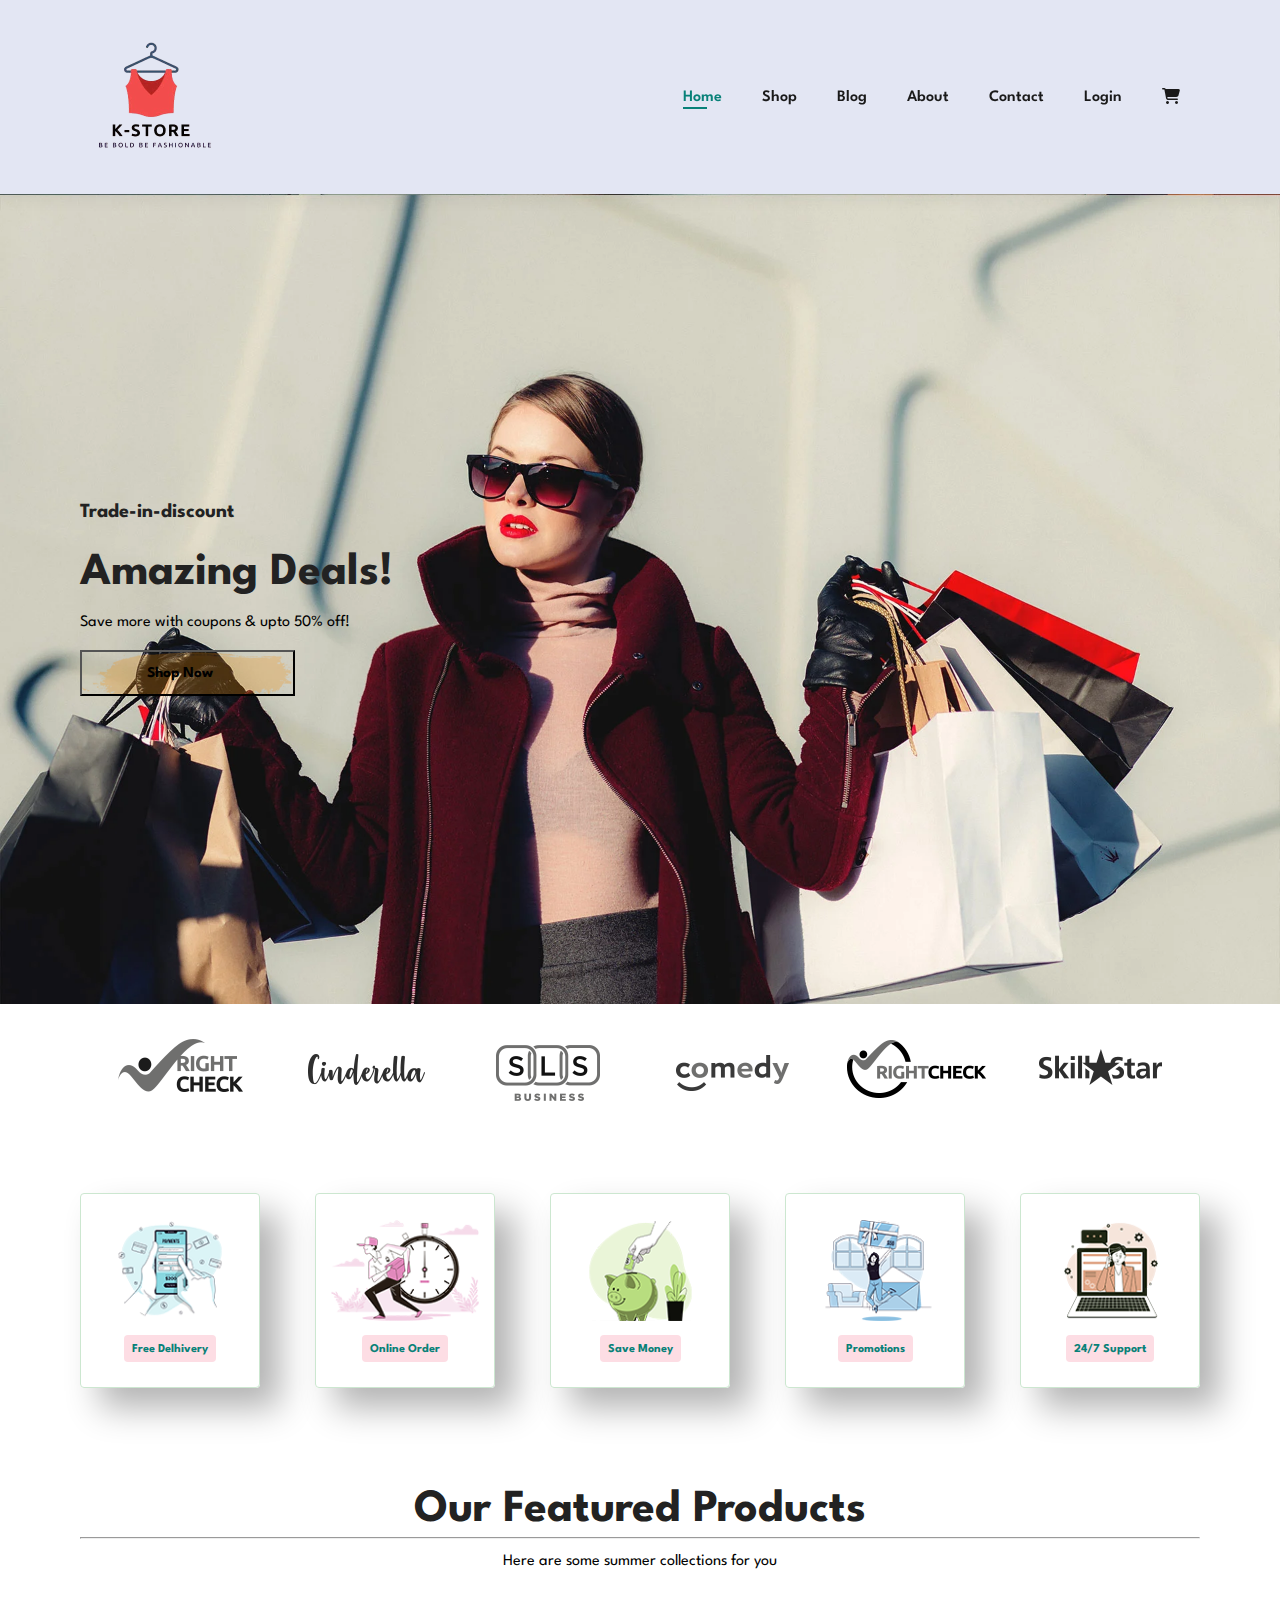
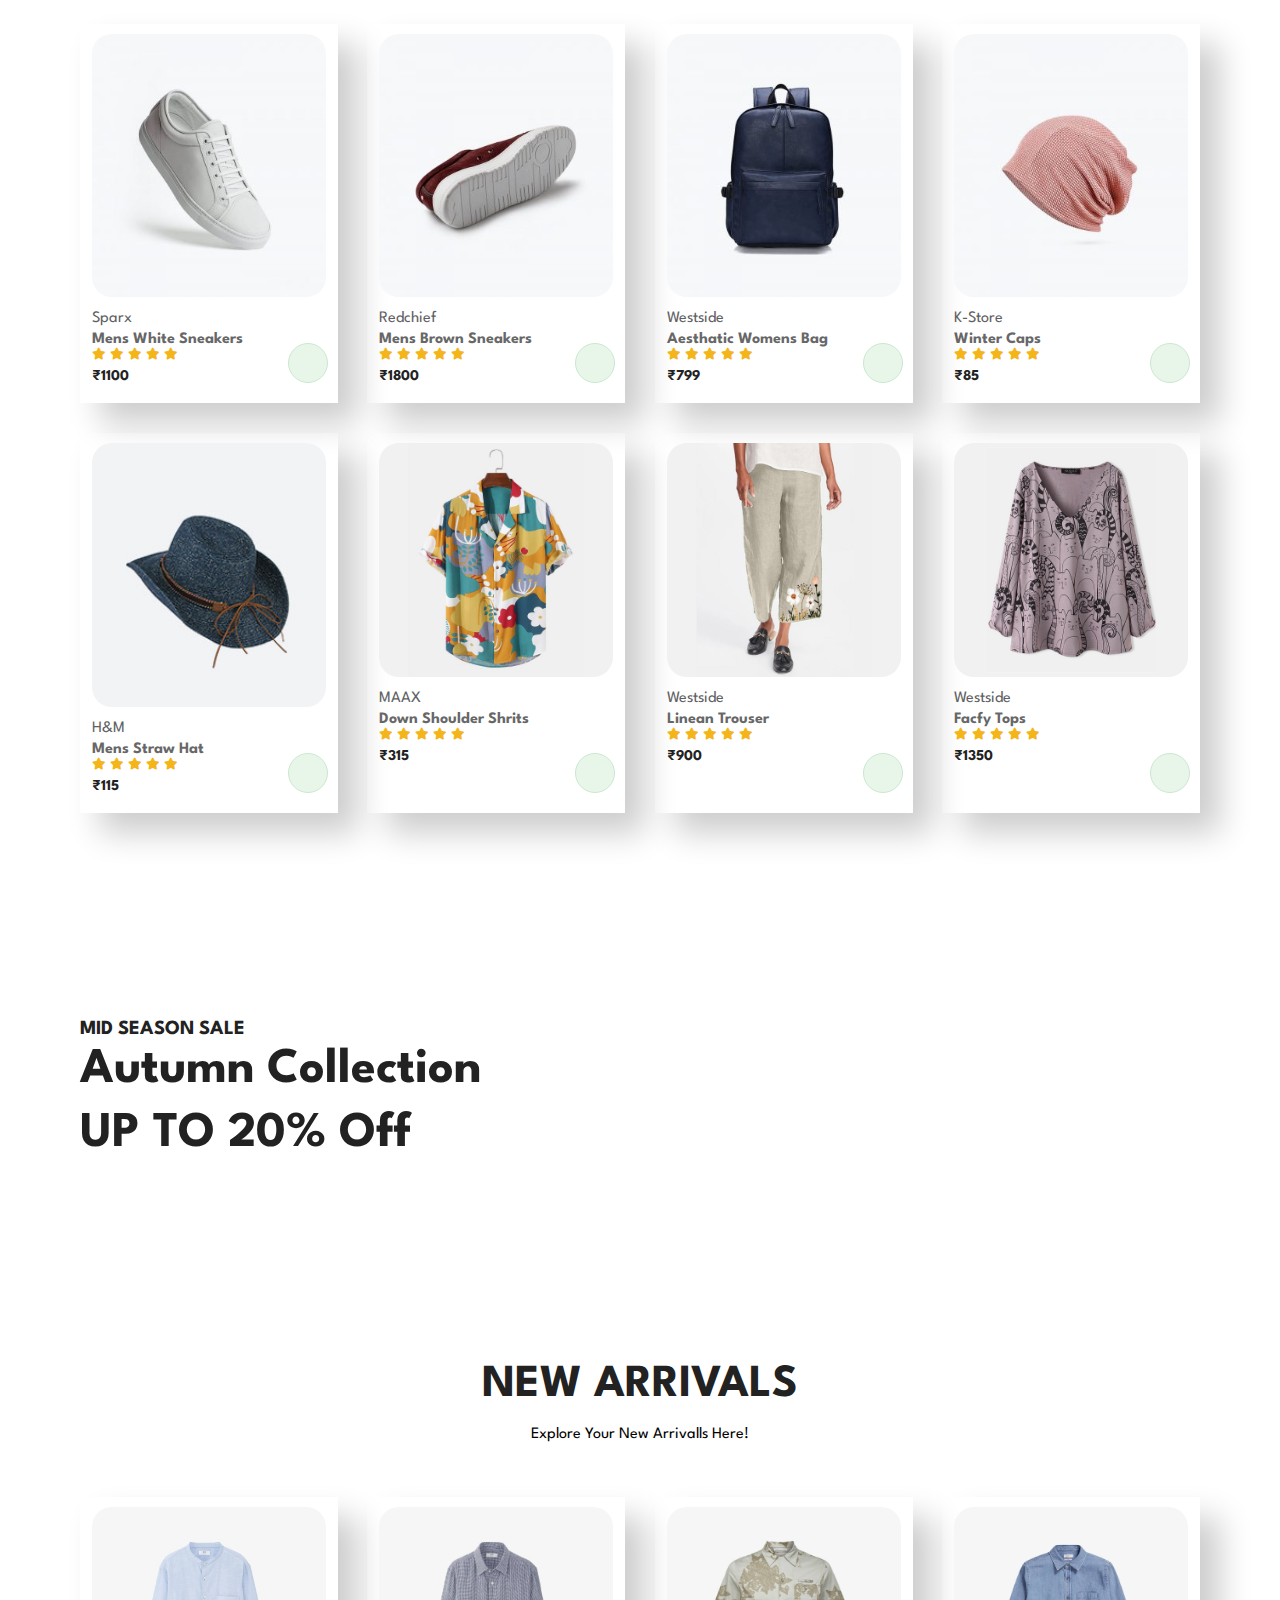
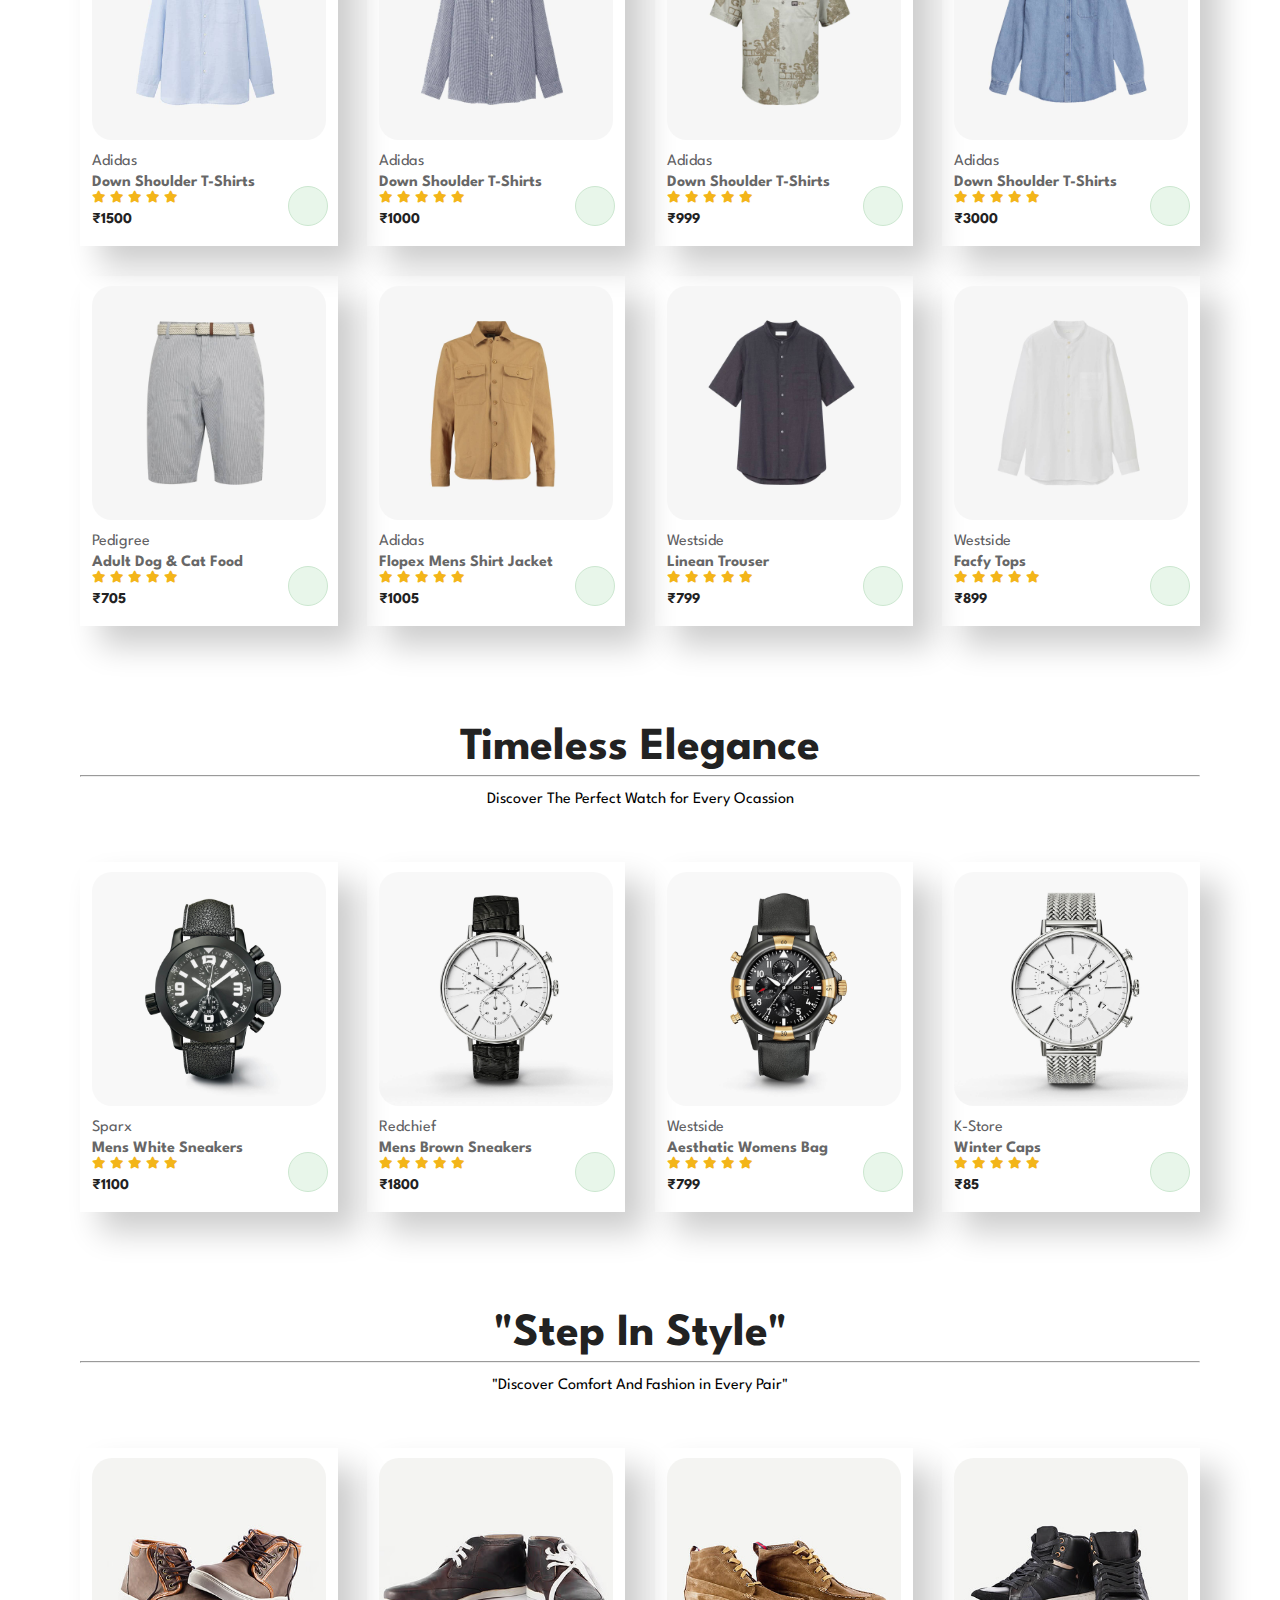
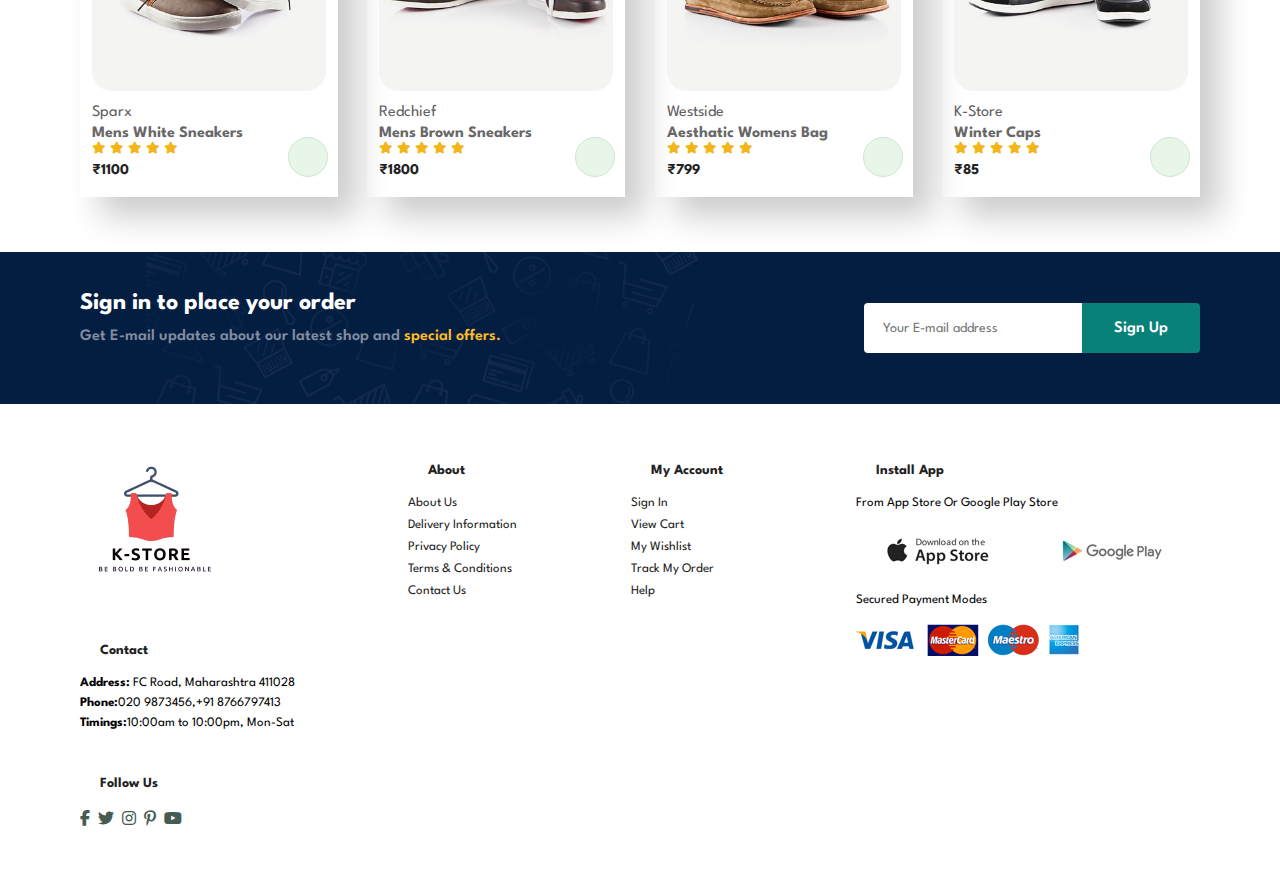
<file: index.html>
<!DOCTYPE html>
<html lang="en">
<head>
    <meta charset="UTF-8">
    <meta name="viewport" content="width=device-width, initial-scale=1.0">
    <title>E Commerce Website</title>
    <link rel="stylesheet" href="https://cdnjs.cloudflare.com/ajax/libs/font-awesome/6.5.2/css/all.min.css"/>
    <link rel="stylesheet" href="style.css">
</head>
<body>

<section id="header">
    <a href="#"><img src="logo-removebg-preview 1.png" class="logo" alt=""></a>

    <div>
        <ul id="navbar">
            <li><a class="active" href="index.html">Home</a></li>
            <li><a href="shop.html">Shop</a></li>
            <li><a href="blog.html">Blog</a></li>
            <li><a href="about.html">About</a></li>
            <li><a href="contact.html">Contact</a></li>
            <li><a href="login.html">Login</a></li>
            <li><a href="cart.html"><i class="fa-solid fa-cart-shopping"></i></a></li>
        </ul>
    </div>
</section>

<section id="hero">
    <h4>Trade-in-discount</h4>
    <h2>Amazing Deals!</h2>
    <p>Save more with coupons & upto 50% off!</p>
    <button>Shop Now</button>

</section>

<section id="brand">

    <div class="row">
        <img src="1 (2).png" alt="">
        <img src="2 (2).png" alt="">
        <img src="3 (2).png" alt="">
        <img src="4.png" alt="">
        <img src="5.png" alt="">
        <img src="6.png" alt="">


    </div>
</section>


<section id="feature" class="section-p1">
<div class="fe-box">
    <img src="f10.png" alt="">
    <h6>Free Delhivery</h6>
</div>

<div class="fe-box">
    <img src="f12.png" alt="">
    <h6>Online Order</h6>
</div>

<div class="fe-box">
    <img src="f11.png" alt="">
    <h6>Save Money</h6>
</div>

<div class="fe-box">
    <img src="f13.png" alt="">
    <h6>Promotions</h6>
</div>

<div class="fe-box">
    <img src="f15.png" alt="">
    <h6>24/7 Support</h6>
</div>
</section>


<section id="products1" class="section-p1">
    <h2>Our Featured Products</h2>
    <hr>
    <p>Here are some summer collections for you</p>
    <div class="pro-container">
        <div class="pro">
           <img src="1 (2).jpg" alt="">
           <div class="des">
            <span>Sparx</span>
            <h5>Mens White Sneakers</h5>
            <div class="star">
                <i class="fas fa-star"></i>
                <i class="fas fa-star"></i>
                <i class="fas fa-star"></i>
                <i class="fas fa-star"></i>
                <i class="fas fa-star"></i>
            </div>
            <h4>₹1100</h4>
           </div>
           <a href="#"><i class="fal fa-shopping-cart cart"></i></a>
        </div>

         <div class="pro">
           <img src="31.jpg" alt="">
           <div class="des">
            <span>Redchief</span>
            <h5>Mens Brown Sneakers</h5>
            <div class="star">
                <i class="fas fa-star"></i>
                <i class="fas fa-star"></i>
                <i class="fas fa-star"></i>
                <i class="fas fa-star"></i>
                <i class="fas fa-star"></i>
            </div>
            <h4>₹1800</h4>
           </div>
           <a href="#"><i class="fal fa-shopping-cart cart"></i></a>
        </div>
        <div class="pro">
            <img src="30.jpg" alt="">
            <div class="des">
             <span>Westside</span>
             <h5>Aesthatic Womens Bag</h5>
             <div class="star">
                 <i class="fas fa-star"></i>
                 <i class="fas fa-star"></i>
                 <i class="fas fa-star"></i>
                 <i class="fas fa-star"></i>
                 <i class="fas fa-star"></i>
             </div>
             <h4>₹799</h4>
            </div>
            <a href="#"><i class="fal fa-shopping-cart cart"></i></a>
         </div>
         <div class="pro">
            <img src="32.jpg" alt="">
            <div class="des">
             <span>K-Store</span>
             <h5>Winter Caps</h5>
             <div class="star">
                 <i class="fas fa-star"></i>
                 <i class="fas fa-star"></i>
                 <i class="fas fa-star"></i>
                 <i class="fas fa-star"></i>
                 <i class="fas fa-star"></i>
             </div>
             <h4>₹85</h4>
            </div>
            <a href="#"><i class="fal fa-shopping-cart cart"></i></a>
         </div>
         <div class="pro">
            <img src="51.jpg" alt="">
            <div class="des">
             <span>H&M</span>
             <h5>Mens Straw Hat</h5>
             <div class="star">
                 <i class="fas fa-star"></i>
                 <i class="fas fa-star"></i>
                 <i class="fas fa-star"></i>
                 <i class="fas fa-star"></i>
                 <i class="fas fa-star"></i>
             </div>
             <h4>₹115</h4>
            </div>
            <a href="#"><i class="fal fa-shopping-cart cart"></i></a>
         </div>
         <div class="pro">
            <img src="f1.jpg" alt="">
            <div class="des">
             <span>MAAX</span>
             <h5>Down Shoulder Shrits</h5>
             <div class="star">
                 <i class="fas fa-star"></i>
                 <i class="fas fa-star"></i>
                 <i class="fas fa-star"></i>
                 <i class="fas fa-star"></i>
                 <i class="fas fa-star"></i>
             </div>
             <h4>₹315</h4>
            </div>
            <a href="#"><i class="fal fa-shopping-cart cart"></i></a>
         </div>
         <div class="pro">
            <img src="f7.jpg" alt="">
            <div class="des">
             <span>Westside</span>
             <h5>Linean Trouser</h5>
             <div class="star">
                 <i class="fas fa-star"></i>
                 <i class="fas fa-star"></i>
                 <i class="fas fa-star"></i>
                 <i class="fas fa-star"></i>
                 <i class="fas fa-star"></i>
             </div>
             <h4>₹900</h4>
            </div>
            <a href="#"><i class="fal fa-shopping-cart cart"></i></a>
         </div>
         <div class="pro">
            <img src="f8.jpg" alt="">
            <div class="des">
             <span>Westside</span>
             <h5>Facfy Tops</h5>
             <div class="star">
                 <i class="fas fa-star"></i>
                 <i class="fas fa-star"></i>
                 <i class="fas fa-star"></i>
                 <i class="fas fa-star"></i>
                 <i class="fas fa-star"></i>
             </div>
             <h4>₹1350</h4>
            </div>
            <a href="#"><i class="fal fa-shopping-cart cart"></i></a>
         </div>
    </div>

</section>

<section id="Banner1">
    <div class="">
        <h4>MID SEASON SALE</h4>
        <h1>Autumn Collection <br>
            UP TO 20% Off </h1>
            
    </div>
</section>


<section id="products1" class="section-p1">
    <h2>NEW ARRIVALS</h2>
    <p>Explore Your New Arrivalls Here! </p>
    <div class="pro-container">
        <div class="pro">
           <img src="n1.jpg" alt="">
           <div class="des">
            <span>Adidas</span>
            <h5>Down Shoulder T-Shirts</h5>
            <div class="star">
                <i class="fas fa-star"></i>
                <i class="fas fa-star"></i>
                <i class="fas fa-star"></i>
                <i class="fas fa-star"></i>
                <i class="fas fa-star"></i>
            </div>
            <h4>₹1500</h4>
           </div>
           <a href="#"><i class="fal fa-shopping-cart cart"></i></a>
        </div>

         <div class="pro">
           <img src="n2.jpg" alt="">
           <div class="des">
            <span>Adidas</span>
            <h5>Down Shoulder T-Shirts</h5>
            <div class="star">
                <i class="fas fa-star"></i>
                <i class="fas fa-star"></i>
                <i class="fas fa-star"></i>
                <i class="fas fa-star"></i>
                <i class="fas fa-star"></i>
            </div>
            <h4>₹1000</h4>
           </div>
           <a href="#"><i class="fal fa-shopping-cart cart"></i></a>
        </div>
        <div class="pro">
            <img src="n4.jpg" alt="">
            <div class="des">
             <span>Adidas</span>
             <h5>Down Shoulder T-Shirts</h5>
             <div class="star">
                 <i class="fas fa-star"></i>
                 <i class="fas fa-star"></i>
                 <i class="fas fa-star"></i>
                 <i class="fas fa-star"></i>
                 <i class="fas fa-star"></i>
             </div>
             <h4>₹999</h4>
            </div>
            <a href="#"><i class="fal fa-shopping-cart cart"></i></a>
         </div>
         <div class="pro">
            <img src="n5.jpg" alt="">
            <div class="des">
             <span>Adidas</span>
             <h5>Down Shoulder T-Shirts</h5>
             <div class="star">
                 <i class="fas fa-star"></i>
                 <i class="fas fa-star"></i>
                 <i class="fas fa-star"></i>
                 <i class="fas fa-star"></i>
                 <i class="fas fa-star"></i>
             </div>
             <h4>₹3000</h4>
            </div>
            <a href="#"><i class="fal fa-shopping-cart cart"></i></a>
         </div>
         <div class="pro">
            <img src="n6.jpg" alt="">
            <div class="des">
             <span>Pedigree</span>
             <h5>Adult Dog & Cat Food</h5>
             <div class="star">
                 <i class="fas fa-star"></i>
                 <i class="fas fa-star"></i>
                 <i class="fas fa-star"></i>
                 <i class="fas fa-star"></i>
                 <i class="fas fa-star"></i>
             </div>
             <h4>₹705</h4>
            </div>
            <a href="#"><i class="fal fa-shopping-cart cart"></i></a>
         </div>
         <div class="pro">
            <img src="n7.jpg" alt="">
            <div class="des">
             <span>Adidas</span>
             <h5>Flopex Mens Shirt Jacket</h5>
             <div class="star">
                 <i class="fas fa-star"></i>
                 <i class="fas fa-star"></i>
                 <i class="fas fa-star"></i>
                 <i class="fas fa-star"></i>
                 <i class="fas fa-star"></i>
             </div>
             <h4>₹1005</h4>
            </div>
            <a href="#"><i class="fal fa-shopping-cart cart"></i></a>
         </div>
         <div class="pro">
            <img src="n8.jpg" alt="">
            <div class="des">
             <span>Westside</span>
             <h5>Linean Trouser</h5>
             <div class="star">
                 <i class="fas fa-star"></i>
                 <i class="fas fa-star"></i>
                 <i class="fas fa-star"></i>
                 <i class="fas fa-star"></i>
                 <i class="fas fa-star"></i>
             </div>
             <h4>₹799</h4>
            </div>
            <a href="#"><i class="fal fa-shopping-cart cart"></i></a>
         </div>
         <div class="pro">
            <img src="n3.jpg" alt="">
            <div class="des">
             <span>Westside</span>
             <h5>Facfy Tops</h5>
             <div class="star">
                 <i class="fas fa-star"></i>
                 <i class="fas fa-star"></i>
                 <i class="fas fa-star"></i>
                 <i class="fas fa-star"></i>
                 <i class="fas fa-star"></i>
             </div>
             <h4>₹899</h4>
            </div>
            <a href="#"><i class="fal fa-shopping-cart cart"></i></a>
         </div>
    </div>

</section>

<section id="products1" class="section-p1">
    <h2>Timeless Elegance</h2>
    <hr>
    <p>Discover The Perfect Watch for Every Ocassion</p>
    <div class="pro-container">
        <div class="pro">
           <img src="1 (3).jpg" alt="">
           <div class="des">
            <span>Sparx</span>
            <h5>Mens White Sneakers</h5>
            <div class="star">
                <i class="fas fa-star"></i>
                <i class="fas fa-star"></i>
                <i class="fas fa-star"></i>
                <i class="fas fa-star"></i>
                <i class="fas fa-star"></i>
            </div>
            <h4>₹1100</h4>
           </div>
           <a href="#"><i class="fal fa-shopping-cart cart"></i></a>
        </div>

         <div class="pro">
           <img src="2 (5).jpg" alt="">
           <div class="des">
            <span>Redchief</span>
            <h5>Mens Brown Sneakers</h5>
            <div class="star">
                <i class="fas fa-star"></i>
                <i class="fas fa-star"></i>
                <i class="fas fa-star"></i>
                <i class="fas fa-star"></i>
                <i class="fas fa-star"></i>
            </div>
            <h4>₹1800</h4>
           </div>
           <a href="#"><i class="fal fa-shopping-cart cart"></i></a>
        </div>
        <div class="pro">
            <img src="4.8.jpg" alt="">
            <div class="des">
             <span>Westside</span>
             <h5>Aesthatic Womens Bag</h5>
             <div class="star">
                 <i class="fas fa-star"></i>
                 <i class="fas fa-star"></i>
                 <i class="fas fa-star"></i>
                 <i class="fas fa-star"></i>
                 <i class="fas fa-star"></i>
             </div>
             <h4>₹799</h4>
            </div>
            <a href="#"><i class="fal fa-shopping-cart cart"></i></a>
         </div>
         <div class="pro">
            <img src="4.9.jpg" alt="">
            <div class="des">
             <span>K-Store</span>
             <h5>Winter Caps</h5>
             <div class="star">
                 <i class="fas fa-star"></i>
                 <i class="fas fa-star"></i>
                 <i class="fas fa-star"></i>
                 <i class="fas fa-star"></i>
                 <i class="fas fa-star"></i>
             </div>
             <h4>₹85</h4>
            </div>
            <a href="#"><i class="fal fa-shopping-cart cart"></i></a>
         </div>
     </div>
</section>

<section id="products1" class="section-p1">

    <h2>"Step In Style"</h2>
    <hr>
    <p>"Discover Comfort And Fashion in Every Pair"</p>
    <div class="pro-container">
        <div class="pro">
           <img src="ss1.jpg" alt="">
           <div class="des">
            <span>Sparx</span>
            <h5>Mens White Sneakers</h5>
            <div class="star">
                <i class="fas fa-star"></i>
                <i class="fas fa-star"></i>
                <i class="fas fa-star"></i>
                <i class="fas fa-star"></i>
                <i class="fas fa-star"></i>
            </div>
            <h4>₹1100</h4>
           </div>
           <a href="#"><i class="fal fa-shopping-cart cart"></i></a>
        </div>

         <div class="pro">
           <img src="ss2.jpg" alt="">
           <div class="des">
            <span>Redchief</span>
            <h5>Mens Brown Sneakers</h5>
            <div class="star">
                <i class="fas fa-star"></i>
                <i class="fas fa-star"></i>
                <i class="fas fa-star"></i>
                <i class="fas fa-star"></i>
                <i class="fas fa-star"></i>
            </div>
            <h4>₹1800</h4>
           </div>
           <a href="#"><i class="fal fa-shopping-cart cart"></i></a>
        </div>
        <div class="pro">
            <img src="ss3.jpg" alt="">
            <div class="des">
             <span>Westside</span>
             <h5>Aesthatic Womens Bag</h5>
             <div class="star">
                 <i class="fas fa-star"></i>
                 <i class="fas fa-star"></i>
                 <i class="fas fa-star"></i>
                 <i class="fas fa-star"></i>
                 <i class="fas fa-star"></i>
             </div>
             <h4>₹799</h4>
            </div>
            <a href="#"><i class="fal fa-shopping-cart cart"></i></a>
         </div>
         <div class="pro">
            <img src="ss4.jpg" alt="">
            <div class="des">
             <span>K-Store</span>
             <h5>Winter Caps</h5>
             <div class="star">
                 <i class="fas fa-star"></i>
                 <i class="fas fa-star"></i>
                 <i class="fas fa-star"></i>
                 <i class="fas fa-star"></i>
                 <i class="fas fa-star"></i>
             </div>
             <h4>₹85</h4>
            </div>
            <a href="#"><i class="fal fa-shopping-cart cart"></i></a>
         </div>
     </div>
</section>


<section id="news-letter" class="section-p1">
<div class="newstext">
    <h4>Sign in to place your order</h4>
    <p>Get E-mail updates about our latest shop and <span>special offers.</span></p>
</div>
<div class="form">
    <input type="text" placeholder="Your E-mail address">
    <button class="normal">Sign Up</button>
</div>
</section>


<footer class="section-p1">
<div class="col">
<img class="logo" src="logo-removebg-preview 1.png" alt="">
<h4>Contact</h4>
<p><strong>Address:</strong> FC Road, Maharashtra 411028</p>
<p><strong>Phone:</strong>020 9873456,+91 8766797413</p>
<p><strong>Timings:</strong>10:00am to 10:00pm, Mon-Sat</p>
<div class="follow">
    <h4>Follow Us</h4>
    <div class="icon">
        <i class="fab fa-facebook-f"></i>
        <i class="fab fa-twitter"></i>
        <i class="fab fa-instagram"></i>
        <i class="fab fa-pinterest-p"></i>
        <i class="fab fa-youtube"></i>
    </div>
</div>
</div>

<div class="col">
    <h4>About</h4>
    <a href="#">About Us</a>
    <a href="#">Delivery Information</a>
    <a href="#">Privacy Policy</a>
    <a href="#">Terms & Conditions</a>
    <a href="#">Contact Us</a>
</div>

<div class="col">
    <h4>My Account</h4>
    <a href="#">Sign In</a>
    <a href="#">View Cart</a>
    <a href="#">My Wishlist</a>
    <a href="#">Track My Order</a>
    <a href="#">Help</a>
</div>


<div class="install">
    <h4>Install App</h4>
    <p>From App Store Or Google Play Store</p>
    <div class="row">
        <img src="app.jpg" alt="">
        <img src="play.jpg" alt="">
    </div>
    <p>Secured Payment Modes</p>
    <img src="pay.png" alt="">
</div>

</footer>


    <script src="script.js"></script>



</body>
</html>
</file>
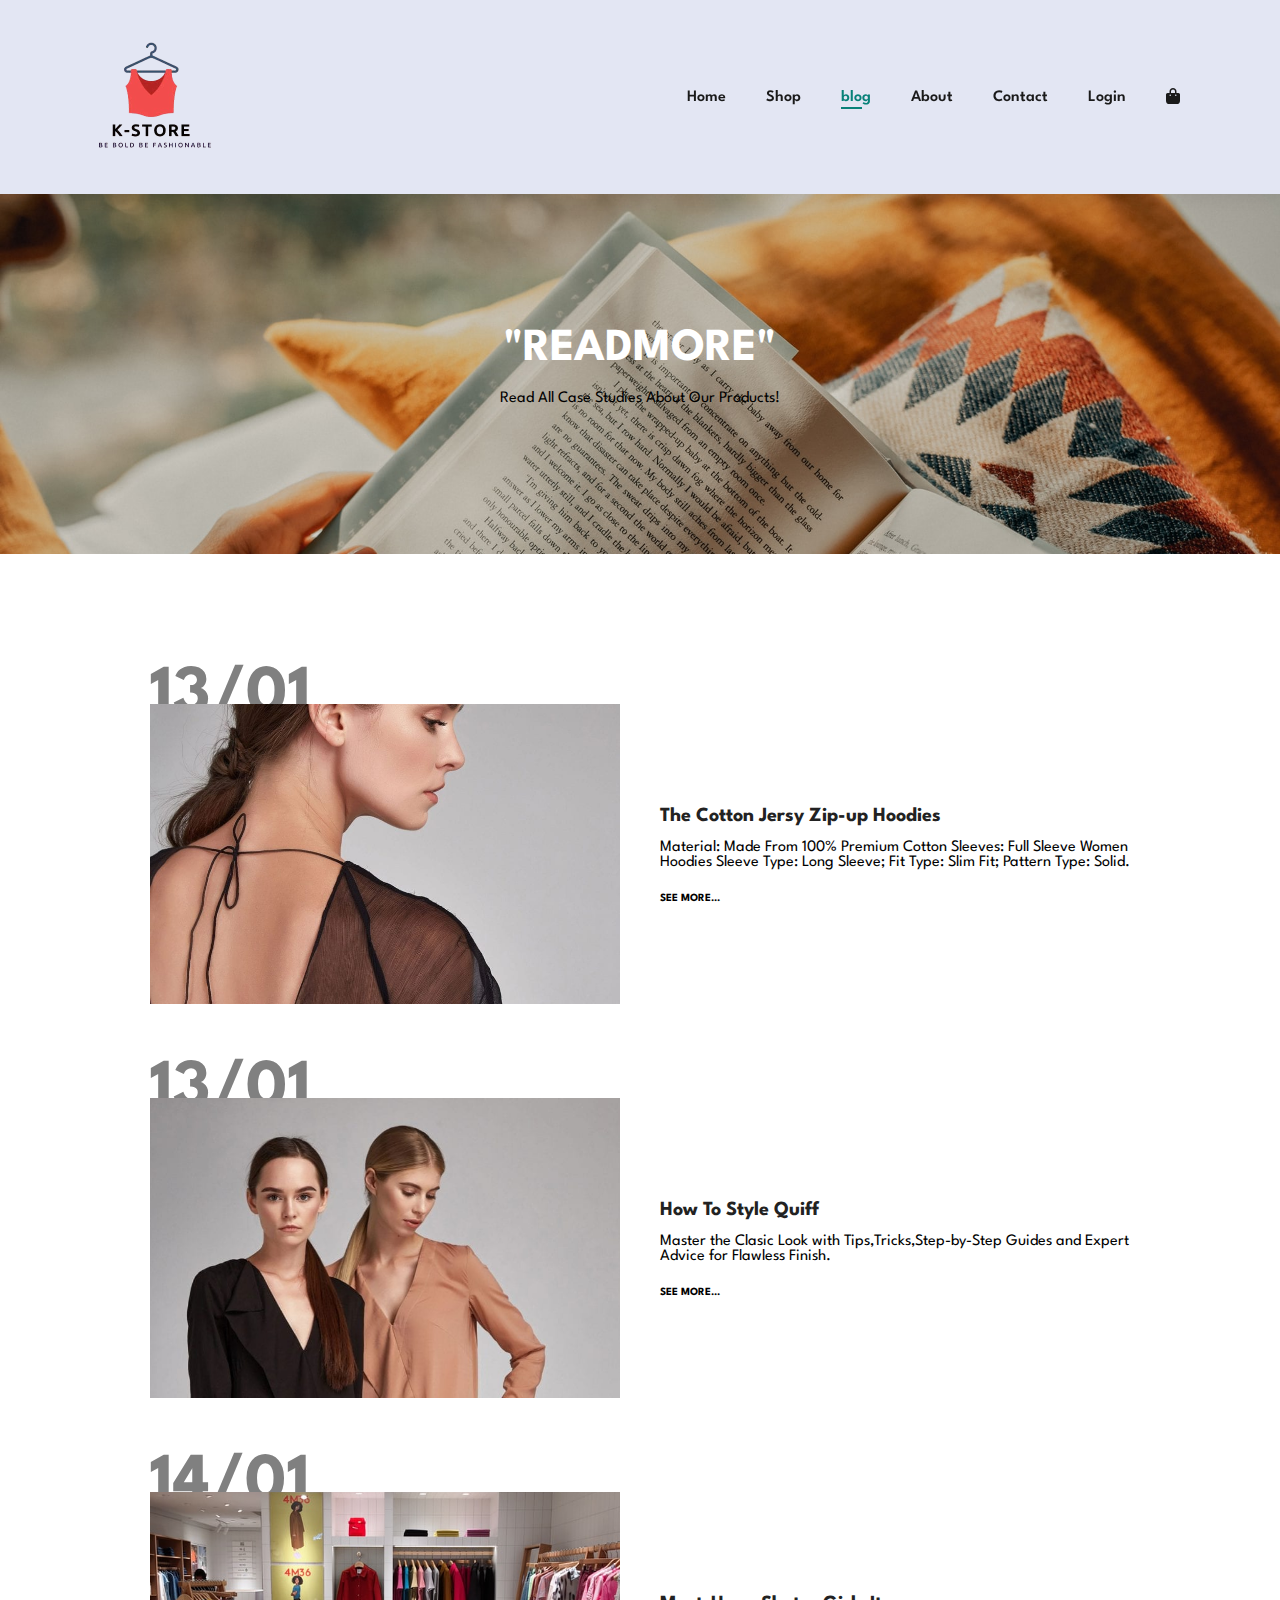
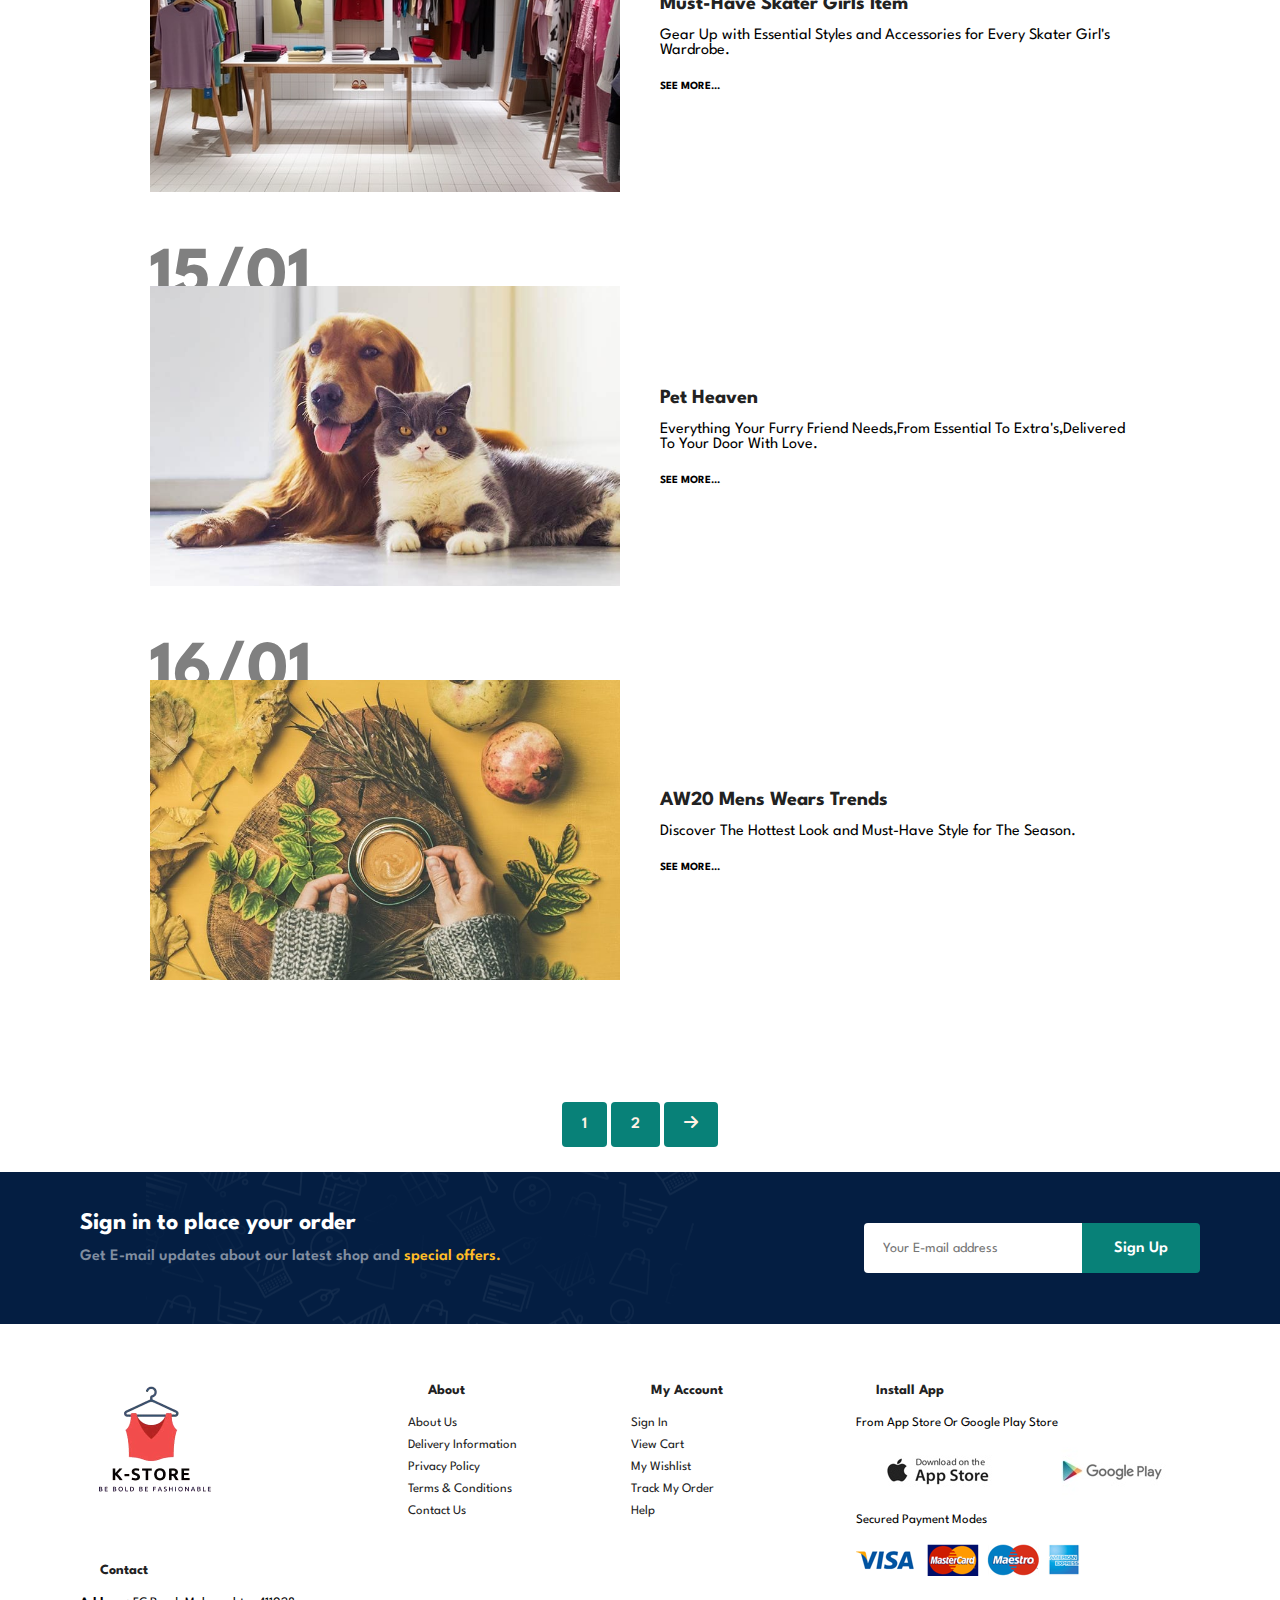
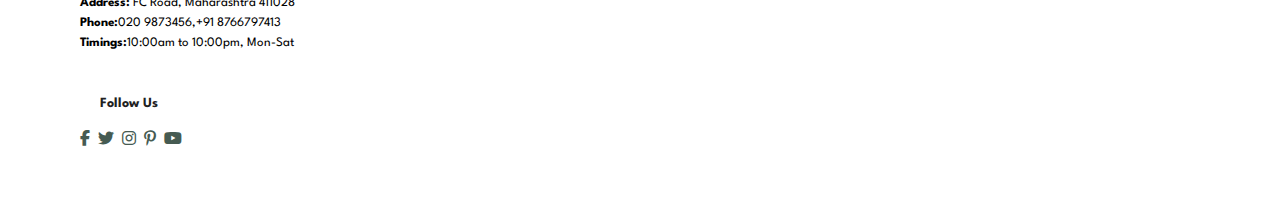
<file: blog.html>
<!DOCTYPE html>
<html lang="en">
<head>
    <meta charset="UTF-8">
    <meta name="viewport" content="width=device-width, initial-scale=1.0">
    <title>E Commerce Website</title>
    <link rel="stylesheet" href="https://cdnjs.cloudflare.com/ajax/libs/font-awesome/6.5.2/css/all.min.css"/>
    <link rel="stylesheet" href="style.css">
</head>
<body>

<section id="header">
    <a href="#"><img src="logo-removebg-preview 1.png" class="logo" alt=""></a>

    <div>
        <ul id="navbar">
            <li><a  href="index.html">Home</a></li>
            <li><a href="shop.html">Shop</a></li>
            <li><a  class="active"href="blog.html">blog</a></li>
            <li><a href="about.html">About</a></li>
            <li><a href="contact.html">Contact</a></li>
            <li><a href="login.html">Login</a></li>
            <li><a href="cart.html"><i class="fa-solid fa-bag-shopping"></i></a></li>
        </ul>
    </div>
</section>

<section id="page-header" class="blog-header">
    
    <h2>"READMORE"</h2>
    <p>Read All Case Studies About Our Products!</p>
    
</section>

<section id="blog">
    <div class="blog-box">
        <div class="blog-img">
            <img src="b1 (1).jpg" alt="">
        </div>
        <div class="blog-details">
            <h4>The Cotton Jersy Zip-up Hoodies</h4>
            <p>Material: Made From 100% Premium Cotton
                Sleeves: Full Sleeve Women Hoodies
                Sleeve Type: Long Sleeve; Fit Type: Slim Fit; Pattern Type: Solid.</p>
                <a href="#">SEE MORE...</a>
             </div>
             <h1>13/01</h1>
    </div>

    <div class="blog-box">
        <div class="blog-img">
            <img src="b2 (1).jpg" alt="">
        </div>
        <div class="blog-details">
            <h4>How To Style Quiff</h4>
            <p>Master the Clasic Look with Tips,Tricks,Step-by-Step Guides and Expert Advice for Flawless Finish. </p>
                <a href="#">SEE MORE...</a>
             </div>
             <h1>13/01</h1>
    </div>

    <div class="blog-box">
        <div class="blog-img">
            <img src="b3.jpg" alt="">
        </div>
        <div class="blog-details">
            <h4>Must-Have Skater Girls Item</h4>
            <p>Gear Up with Essential Styles and Accessories for Every Skater Girl's Wardrobe.</p>
                <a href="#">SEE MORE...</a>
             </div>
             <h1>14/01</h1>
    </div>

    <div class="blog-box">
        <div class="blog-img">
            <img src="box6_image.jpg" alt="">
        </div>
        <div class="blog-details">
            <h4>Pet Heaven</h4>
            <p>Everything Your Furry Friend Needs,From Essential To Extra's,Delivered To Your Door With Love.</p>
                <a href="#">SEE MORE...</a>
             </div>
             <h1>15/01</h1>
    </div>

    <div class="blog-box">
        <div class="blog-img">
            <img src="b6.jpg" alt="">
        </div>
        <div class="blog-details">
            <h4>AW20 Mens Wears Trends</h4>
            <p>Discover The Hottest Look and Must-Have Style for The Season.</p>
                <a href="#">SEE MORE...</a>
             </div>
             <h1>16/01</h1>
    </div>
</section>

<section id="pagination" class="section-p1">
    <a href="#">1</a>
    <a href="#">2</a>
    <a href="#"><i class="fa-solid fa-arrow-right"></i></a>
</section>

<section id="news-letter" class="section-p1">
<div class="newstext">
    <h4>Sign in to place your order</h4>
    <p>Get E-mail updates about our latest shop and <span>special offers.</span></p>
</div>
<div class="form">
    <input type="text" placeholder="Your E-mail address">
    <button class="normal">Sign Up</button>
</div>
</section>


<footer class="section-p1">
<div class="col">
<img class="logo" src="logo-removebg-preview 1.png" alt="">
<h4>Contact</h4>
<p><strong>Address:</strong> FC Road, Maharashtra 411028</p>
<p><strong>Phone:</strong>020 9873456,+91 8766797413</p>
<p><strong>Timings:</strong>10:00am to 10:00pm, Mon-Sat</p>
<div class="follow">
    <h4>Follow Us</h4>
    <div class="icon">
        <i class="fab fa-facebook-f"></i>
        <i class="fab fa-twitter"></i>
        <i class="fab fa-instagram"></i>
        <i class="fab fa-pinterest-p"></i>
        <i class="fab fa-youtube"></i>
    </div>
</div>
</div>

<div class="col">
    <h4>About</h4>
    <a href="#">About Us</a>
    <a href="#">Delivery Information</a>
    <a href="#">Privacy Policy</a>
    <a href="#">Terms & Conditions</a>
    <a href="#">Contact Us</a>
</div>

<div class="col">
    <h4>My Account</h4>
    <a href="#">Sign In</a>
    <a href="#">View Cart</a>
    <a href="#">My Wishlist</a>
    <a href="#">Track My Order</a>
    <a href="#">Help</a>
</div>


<div class="install">
    <h4>Install App</h4>
    <p>From App Store Or Google Play Store</p>
    <div class="row">
        <img src="app.jpg" alt="">
        <img src="play.jpg" alt="">
    </div>
    <p>Secured Payment Modes</p>
    <img src="pay.png" alt="">
</div>

</footer>


    <script src="script.js"></script>



</body>
</html>
</file>
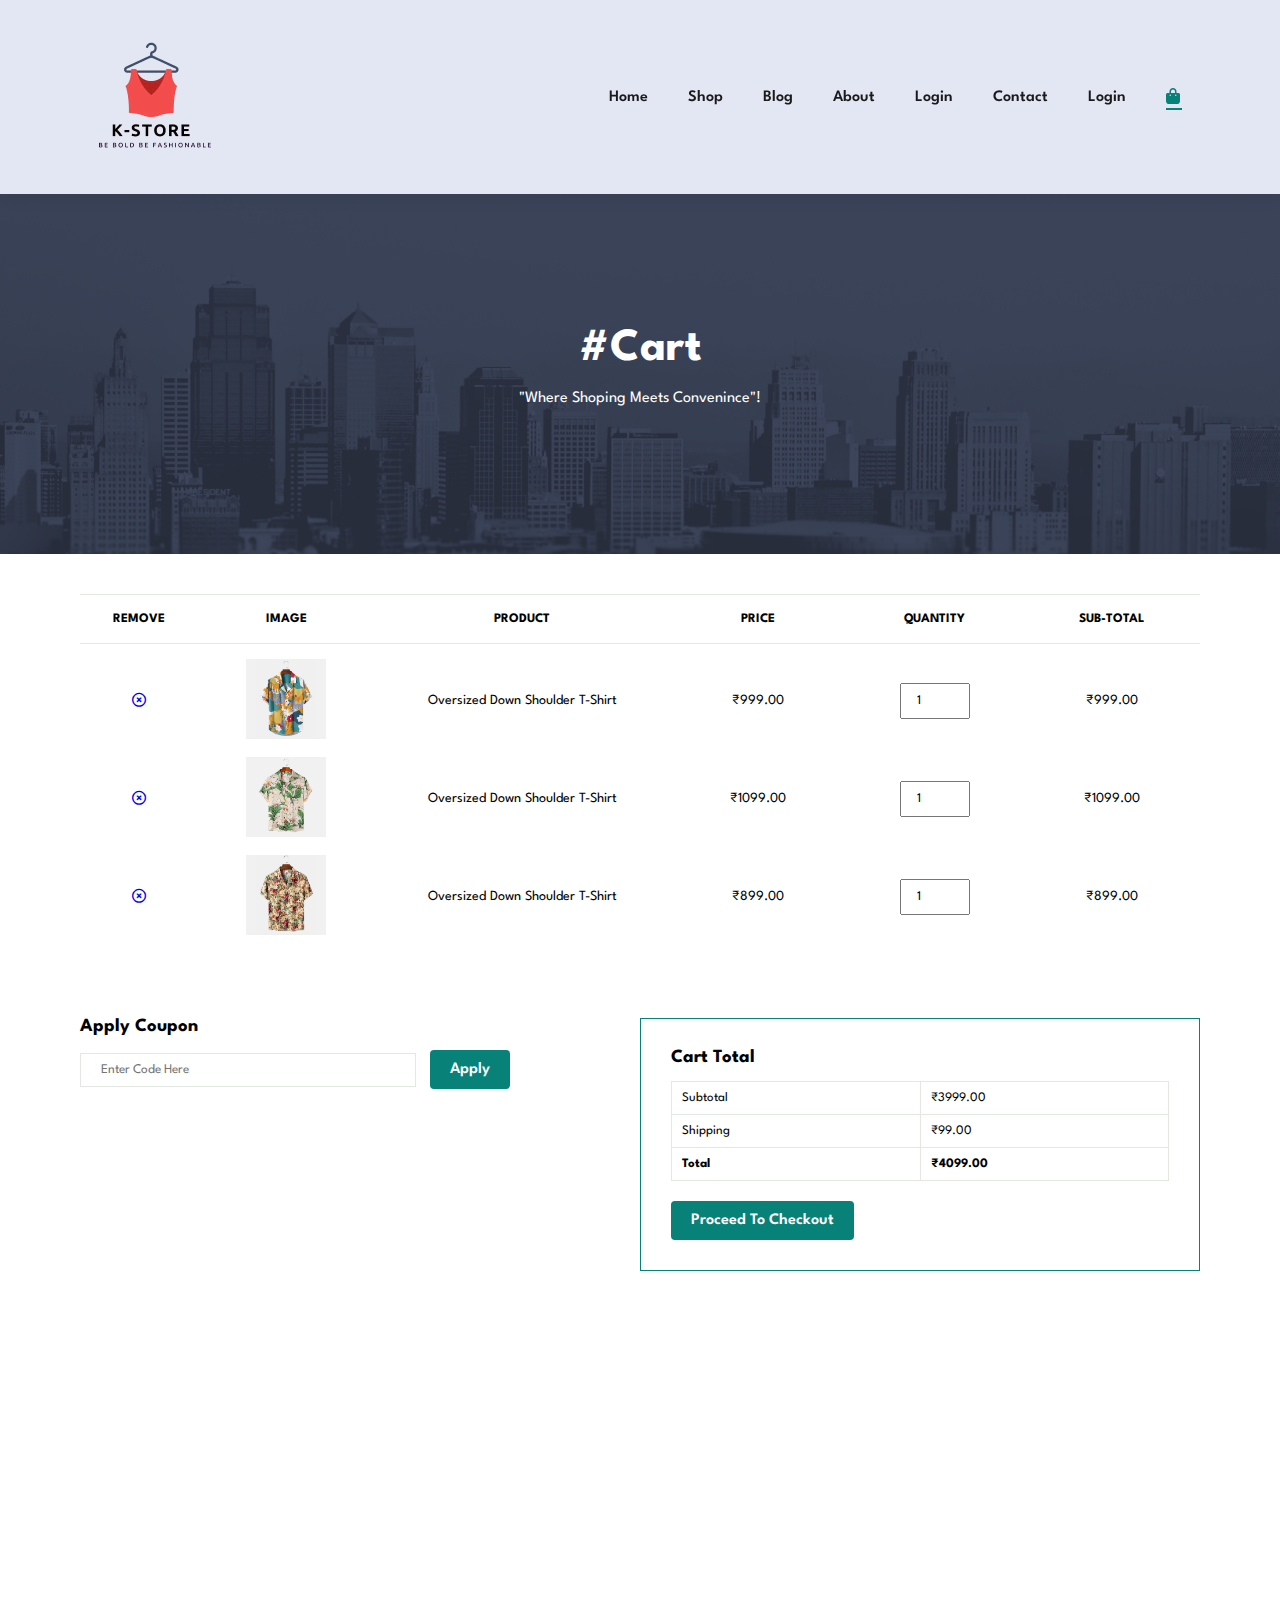
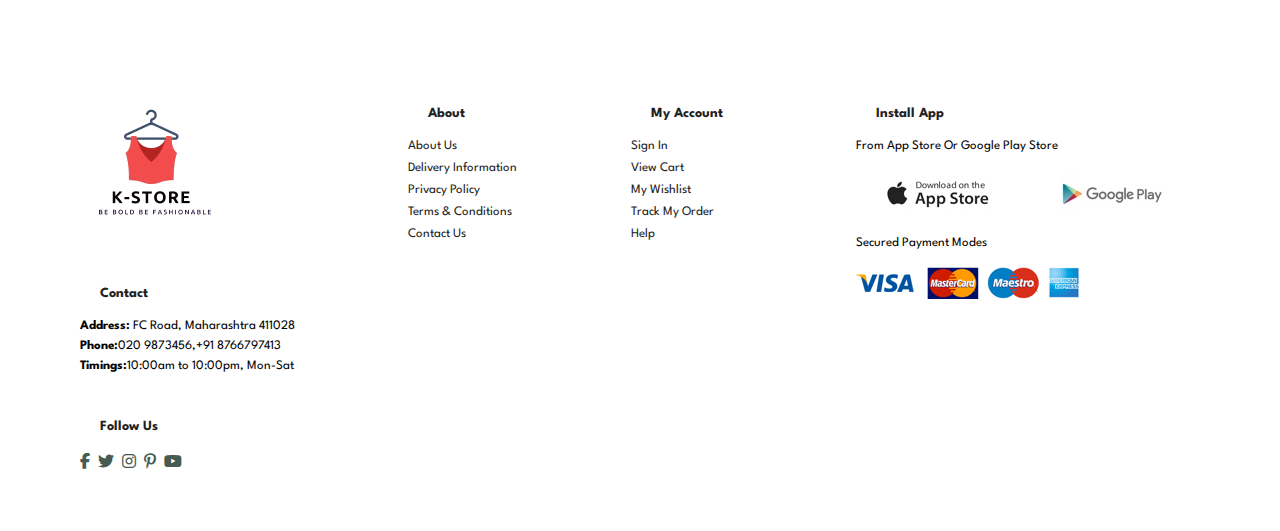
<file: cart.html>
<!DOCTYPE html>
<html lang="en">
<head>
    <meta charset="UTF-8">
    <meta name="viewport" content="width=device-width, initial-scale=1.0">
    <title>E Commerce Website</title>
    <link rel="stylesheet" href="https://cdnjs.cloudflare.com/ajax/libs/font-awesome/6.5.2/css/all.min.css"/>
    <link rel="stylesheet" href="style.css">
</head>
<body>

<section id="header">
    <a href="#"><img src="logo-removebg-preview 1.png" class="logo" alt=""></a>

    <div>
        <ul id="navbar">
            <li><a  href="index.html">Home</a></li>
            <li><a href="shop.html">Shop</a></li>
            <li><a  href="blog.html">Blog</a></li>
            <li><a  href="about.html">About</a></li>
            <li><a href="login.html">Login</a></li>
            <li><a  href="contact.html">Contact</a></li>
            <li><a href="login.html">Login</a></li>
            <li><a class="active" href="cart.html"><i class="fa-solid fa-bag-shopping"></i></a></li>
        </ul>
    </div>
</section>

<section id="page-header" class="about-header">
    
    <h2>#Cart</h2>
    <p>"Where Shoping Meets Convenince"!</p>
    
</section>

<section id="cart" class="section-p1">
<table width="100%">
    <thead>
        <tr>
            <td>Remove</td>
            <td>Image</td>
            <td>Product</td>
            <td>Price</td>
            <td>Quantity</td>
            <td>Sub-Total</td>
        </tr>
    </thead>
    <body>
        <tr>
            <td><a href="#"><i class="fa-regular fa-circle-xmark"></i></a></td>
            <td><img src="f1.jpg" alt=""></td>
            <td>Oversized Down Shoulder T-Shirt</td>
            <td>₹999.00</td>
            <td><input type="number" value="1"></td>
            <td>₹999.00</td>
        </tr>

        <tr>
            <td><a href="#"><i class="fa-regular fa-circle-xmark"></i></a></td>
            <td><img src="f2.jpg" alt=""></td>
            <td>Oversized Down Shoulder T-Shirt</td>
            <td>₹1099.00</td>
            <td><input type="number" value="1"></td>
            <td>₹1099.00</td>
        </tr>

        <tr>
            <td><a href="#"><i class="fa-regular fa-circle-xmark"></i></a></td>
            <td><img src="f3.jpg" alt=""></td>
            <td>Oversized Down Shoulder T-Shirt</td>
            <td>₹899.00</td>
            <td><input type="number" value="1"></td>
            <td>₹899.00</td>
        </tr>


    </body>
</table>
    
</section>

<section id="cart-add" class="section-p1">
    <div id="coupon">
        <h3>Apply Coupon</h3>
        <div>
            <input type="text" placeholder="Enter Code Here">
            <button class="normal">Apply</button>
        </div>
    </div>

    <div id="subtotal">
        <h3>Cart Total</h3>
        <table>
            <tr>
               <td>Subtotal</td>
               <td>₹3999.00</td>
            </tr>
            <tr>
                <td>Shipping</td>
                <td>₹99.00</td>
            </tr>

            <tr>
                <td><strong>Total</strong></td>
                <td><Strong>₹4099.00</Strong></td>
            </tr>
        </table>
        <button class="normal">Proceed To Checkout</button>
    </div>
</section>

<footer class="section-p1">
<div class="col">
<img class="logo" src="logo-removebg-preview 1.png" alt="">
<h4>Contact</h4>
<p><strong>Address:</strong> FC Road, Maharashtra 411028</p>
<p><strong>Phone:</strong>020 9873456,+91 8766797413</p>
<p><strong>Timings:</strong>10:00am to 10:00pm, Mon-Sat</p>
<div class="follow">
    <h4>Follow Us</h4>
    <div class="icon">
        <i class="fab fa-facebook-f"></i>
        <i class="fab fa-twitter"></i>
        <i class="fab fa-instagram"></i>
        <i class="fab fa-pinterest-p"></i>
        <i class="fab fa-youtube"></i>
    </div>
</div>
</div>

<div class="col">
    <h4>About</h4>
    <a href="#">About Us</a>
    <a href="#">Delivery Information</a>
    <a href="#">Privacy Policy</a>
    <a href="#">Terms & Conditions</a>
    <a href="#">Contact Us</a>
</div>

<div class="col">
    <h4>My Account</h4>
    <a href="#">Sign In</a>
    <a href="#">View Cart</a>
    <a href="#">My Wishlist</a>
    <a href="#">Track My Order</a>
    <a href="#">Help</a>
</div>


<div class="install">
    <h4>Install App</h4>
    <p>From App Store Or Google Play Store</p>
    <div class="row">
        <img src="app.jpg" alt="">
        <img src="play.jpg" alt="">
    </div>
    <p>Secured Payment Modes</p>
    <img src="pay.png" alt="">
</div>

</footer>

<section></section>


    <script src="script.js"></script>



</body>
</html>
</file>
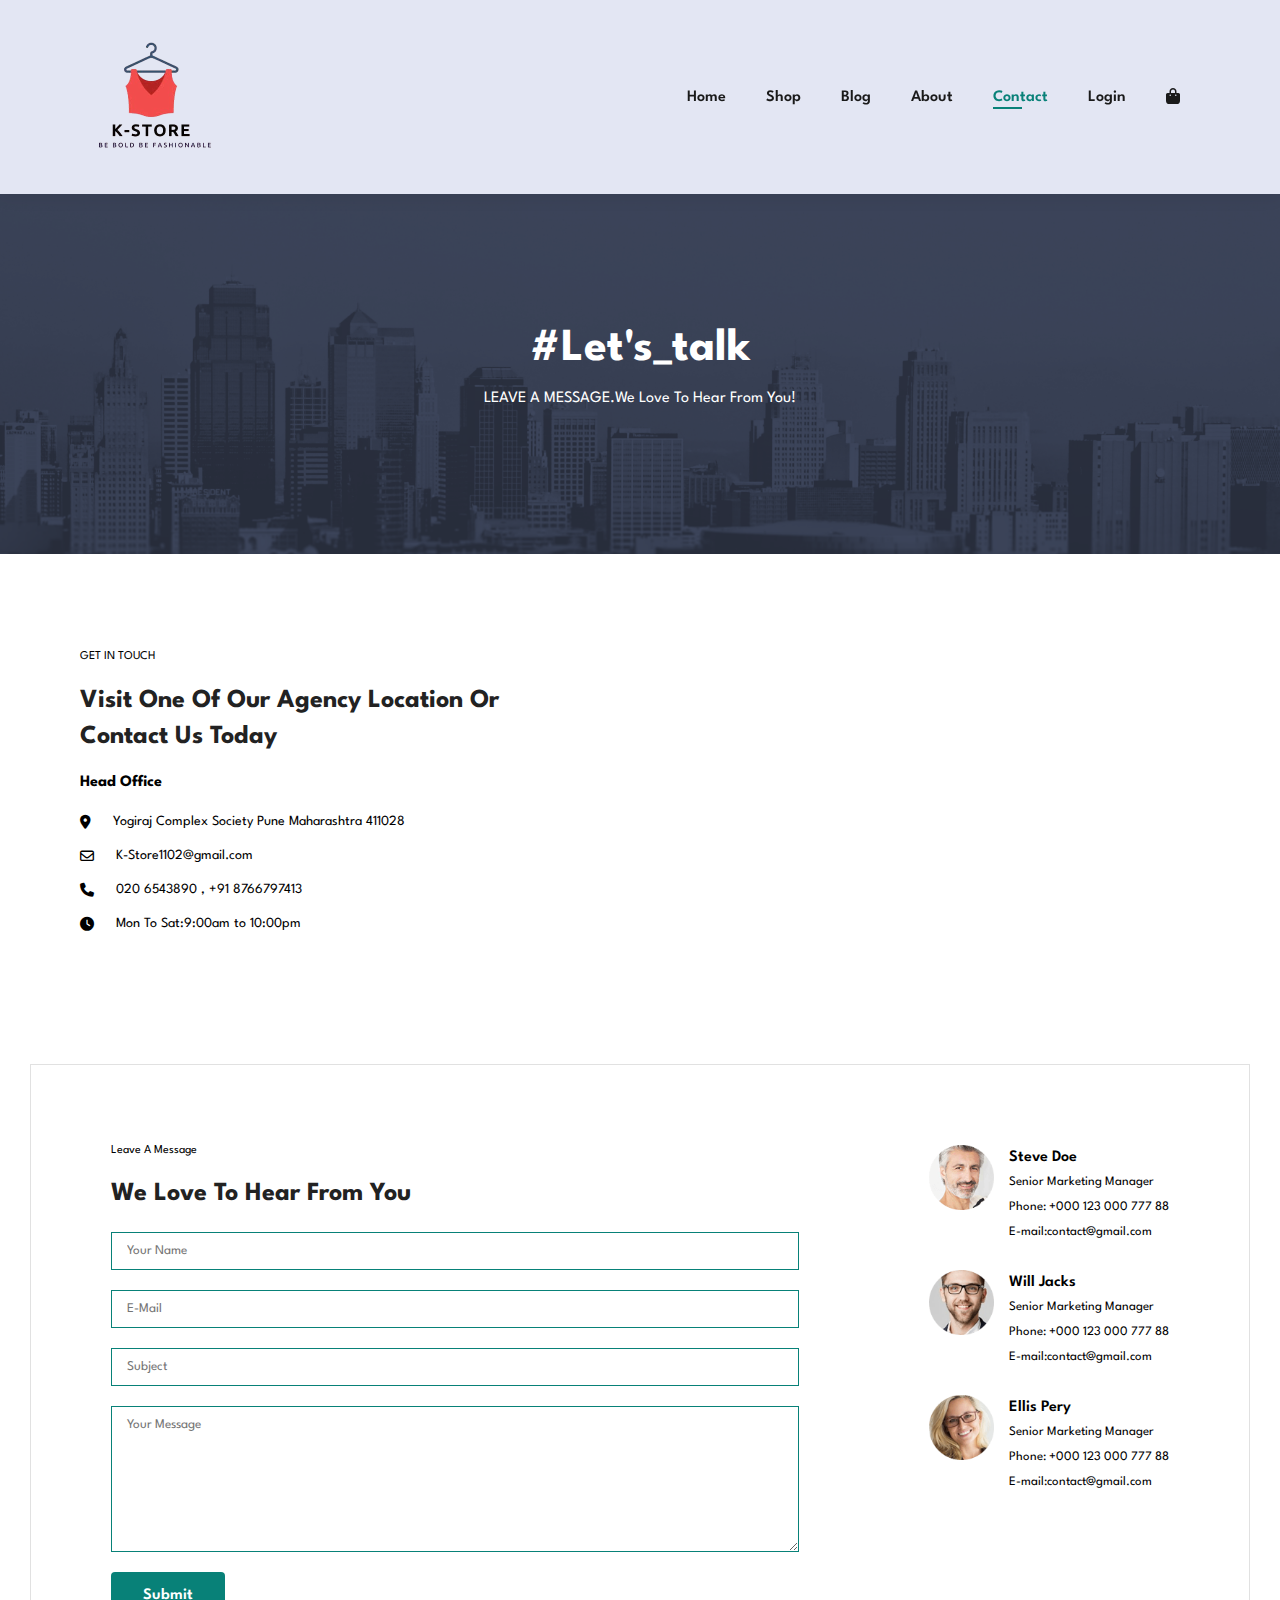
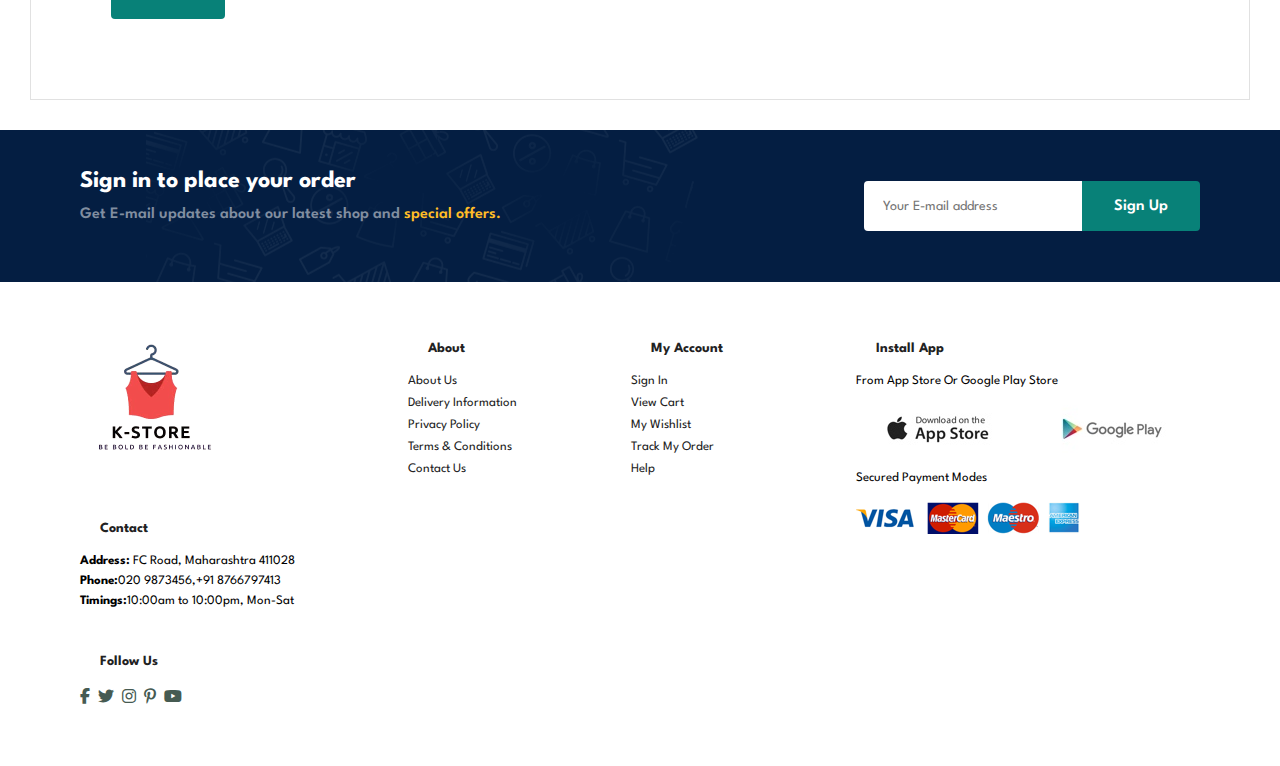
<file: contact.html>
<!DOCTYPE html>
<html lang="en">
<head>
    <meta charset="UTF-8">
    <meta name="viewport" content="width=device-width, initial-scale=1.0">
    <title>E Commerce Website</title>
    <link rel="stylesheet" href="https://cdnjs.cloudflare.com/ajax/libs/font-awesome/6.5.2/css/all.min.css"/>
    <link rel="stylesheet" href="style.css">
</head>
<body>

<section id="header">
    <a href="#"><img src="logo-removebg-preview 1.png" class="logo" alt=""></a>

    <div>
        <ul id="navbar">
            <li><a  href="index.html">Home</a></li>
            <li><a href="shop.html">Shop</a></li>
            <li><a  href="blog.html">Blog</a></li>
            <li><a  href="about.html">About</a></li>
            <li><a class="active" href="contact.html">Contact</a></li>
            <li><a href="login.html">Login</a></li>
            <li><a href="cart.html"><i class="fa-solid fa-bag-shopping"></i></a></li>
        </ul>
    </div>
</section>

<section id="page-header" class="about-header">
    
    <h2>#Let's_talk</h2>
    <p>LEAVE A MESSAGE.We Love To Hear From You!</p>
    
</section>
<section id="contact-details" class="section-p1">
    <div class="details">
        <span>GET IN TOUCH</span>
        <h2>Visit One Of Our Agency Location Or Contact Us Today</h2>
        <h3>Head Office</h3>
        <div>
            <li>
                <i class="fa-solid fa-location-dot"></i>
                <p>Yogiraj Complex Society Pune Maharashtra 411028</p>
            </li>

            <li>
                <i class="fa-regular fa-envelope"></i>
                <p>K-Store1102@gmail.com</p>
            </li>

            <li>
                <i class="fa-solid fa-phone"></i>
                <p>020 6543890 , +91 8766797413</p>
            </li>

            <li>
                <i class="fa-solid fa-clock"></i>
                <p>Mon To Sat:9:00am to 10:00pm</p>
            </li>
        </div>
    </div>

    <div class="map">
        <iframe src="https://www.google.com/maps/embed?pb=!1m18!1m12!1m3!1d3783.8435559409786!2d73.93057347875589!3d18.490744237724602!2m3!1f0!2f0!3f0!3m2!1i1024!2i768!4f13.1!3m3!1m2!1s0x3bc2c1a626053c27%3A0x9bbcbb6b34636e94!2sYogiraj%20Complex!5e0!3m2!1sen!2sin!4v1717273807710!5m2!1sen!2sin" width="600" height="450" style="border:0;" allowfullscreen="" loading="lazy" referrerpolicy="no-referrer-when-downgrade"></iframe>
    </div>



</section>

<section id="form-detail">
    <form action="">
        <span>Leave A Message</span>
        <h2>We Love To Hear From You</h2>
        <input type="text" placeholder="Your Name">
        <input type="text" placeholder="E-Mail">
        <input type="text" placeholder="Subject">
        <textarea name="" id="" cols="30" rows="10" placeholder="Your Message"></textarea>
        <button class="normal">Submit</button>
    </form>

    <div class="people">
        <div>
            <img src="1.png" alt="">
            <p><span>Steve Doe </span> Senior Marketing Manager <br> Phone: +000 123
            000 777 88 <br>E-mail:contact@gmail.com</p>
        </div>
        <div>
            <img src="2.png" alt="">
            <p><span>Will Jacks </span> Senior Marketing Manager <br> Phone: +000 123
            000 777 88 <br>E-mail:contact@gmail.com</p>
        </div>
        <div>
            <img src="3.png" alt="">
            <p><span>Ellis Pery</span> Senior Marketing Manager <br> Phone: +000 123
            000 777 88 <br>E-mail:contact@gmail.com</p>
        </div>
    </div>
</section>


<section id="news-letter" class="section-p1">
    <div class="newstext">
        <h4>Sign in to place your order</h4>
        <p>Get E-mail updates about our latest shop and <span>special offers.</span></p>
    </div>
    <div class="form">
        <input type="text" placeholder="Your E-mail address">
        <button class="normal">Sign Up</button>
    </div>
    </section>

<footer class="section-p1">
<div class="col">
<img class="logo" src="logo-removebg-preview 1.png" alt="">
<h4>Contact</h4>
<p><strong>Address:</strong> FC Road, Maharashtra 411028</p>
<p><strong>Phone:</strong>020 9873456,+91 8766797413</p>
<p><strong>Timings:</strong>10:00am to 10:00pm, Mon-Sat</p>
<div class="follow">
    <h4>Follow Us</h4>
    <div class="icon">
        <i class="fab fa-facebook-f"></i>
        <i class="fab fa-twitter"></i>
        <i class="fab fa-instagram"></i>
        <i class="fab fa-pinterest-p"></i>
        <i class="fab fa-youtube"></i>
    </div>
</div>
</div>

<div class="col">
    <h4>About</h4>
    <a href="#">About Us</a>
    <a href="#">Delivery Information</a>
    <a href="#">Privacy Policy</a>
    <a href="#">Terms & Conditions</a>
    <a href="#">Contact Us</a>
</div>

<div class="col">
    <h4>My Account</h4>
    <a href="#">Sign In</a>
    <a href="#">View Cart</a>
    <a href="#">My Wishlist</a>
    <a href="#">Track My Order</a>
    <a href="#">Help</a>
</div>


<div class="install">
    <h4>Install App</h4>
    <p>From App Store Or Google Play Store</p>
    <div class="row">
        <img src="app.jpg" alt="">
        <img src="play.jpg" alt="">
    </div>
    <p>Secured Payment Modes</p>
    <img src="pay.png" alt="">
</div>

</footer>


    <script src="script.js"></script>



</body>
</html>
</file>
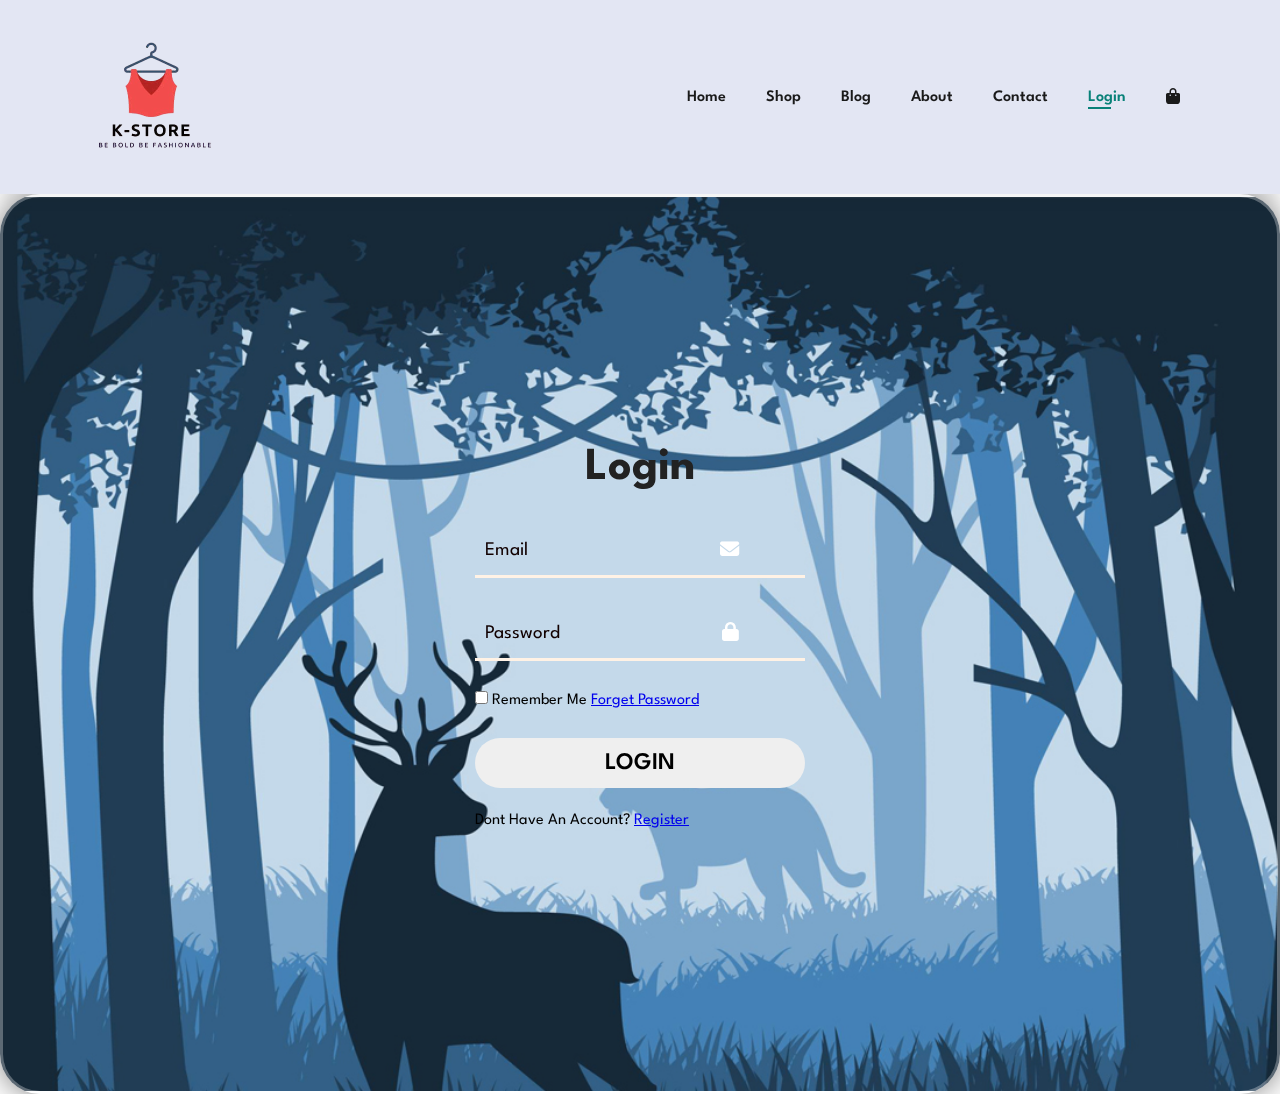
<file: login.html>
<!DOCTYPE html>
<html lang="en">
<head>
    <meta charset="UTF-8">
    <meta name="viewport" content="width=device-width, initial-scale=1.0">
    <title>E Commerce Website</title>
    <link rel="stylesheet" href="https://cdnjs.cloudflare.com/ajax/libs/font-awesome/6.5.2/css/all.min.css"/>
    <link rel="stylesheet" href="style.css">
</head>
<body>

<section id="header">
    <a href="#"><img src="logo-removebg-preview 1.png" class="logo" alt=""></a>

    <div>
        <ul id="navbar">
            <li><a  href="index.html">Home</a></li>
            <li><a href="shop.html">Shop</a></li>
            <li><a href="blog.html">Blog</a></li>
            <li><a href="about.html">About</a></li>
            <li><a href="contact.html">Contact</a></li>
            <li><a class="active" href="login.html">Login</a></li>
            <li><a href="cart.html"><i class="fa-solid fa-bag-shopping"></i></a></li>
        </ul>
    </div>
</section>

            
<div class="container">
    <h2>Login</h2>
    <form action="">
        <div class="form2">
           <input type="Email" required>
           <label for="">Email</label>
           <i class="fa-solid fa-envelope"></i>
        </div>
        <div class="form2">
          <input type="password" required>
          <label for="">Password</label>
          <i class="fa-solid fa-lock"></i>
        </div>
        <p><input type="checkbox">
        Remember Me <a href="#">Forget Password</a></p>

        <input id="btn" type="button" value="Login">

        <p>Dont Have An Account? <a href="#">Register</a></p>
    </form>
</div>
</file>
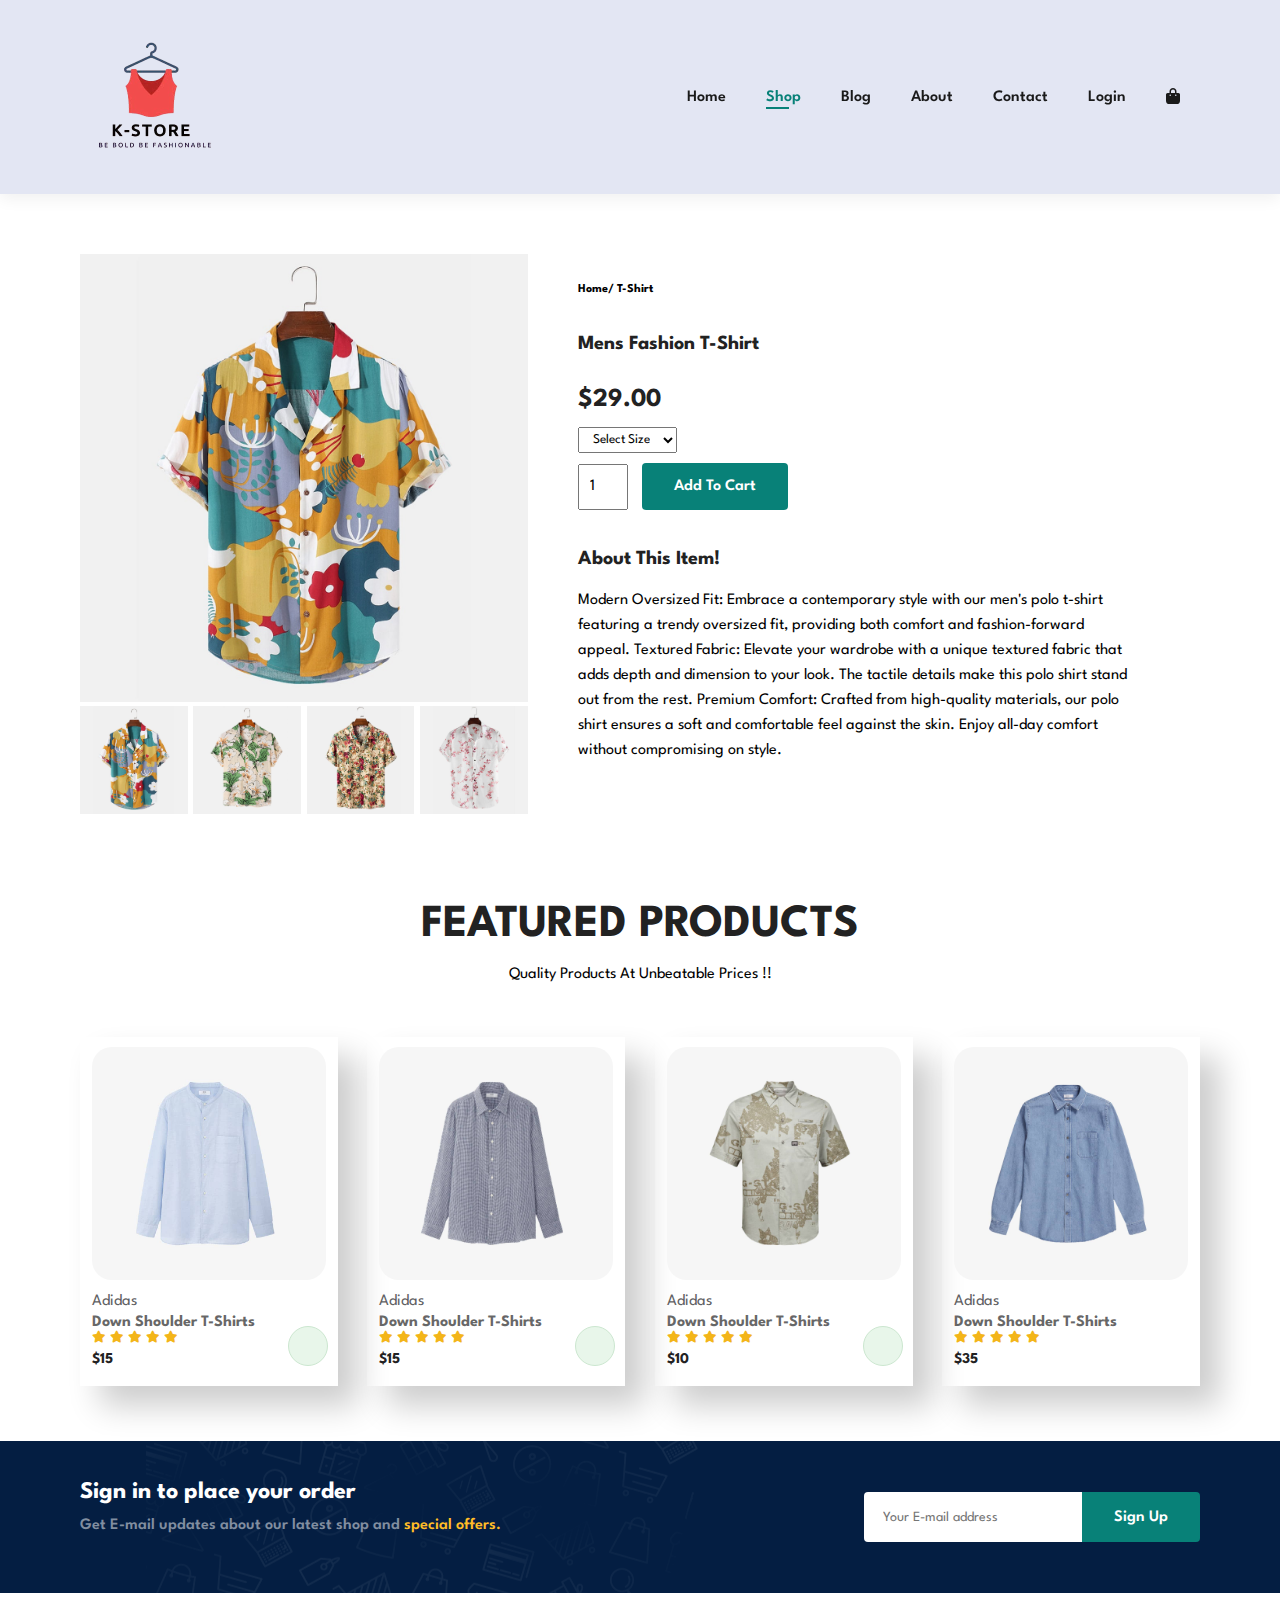
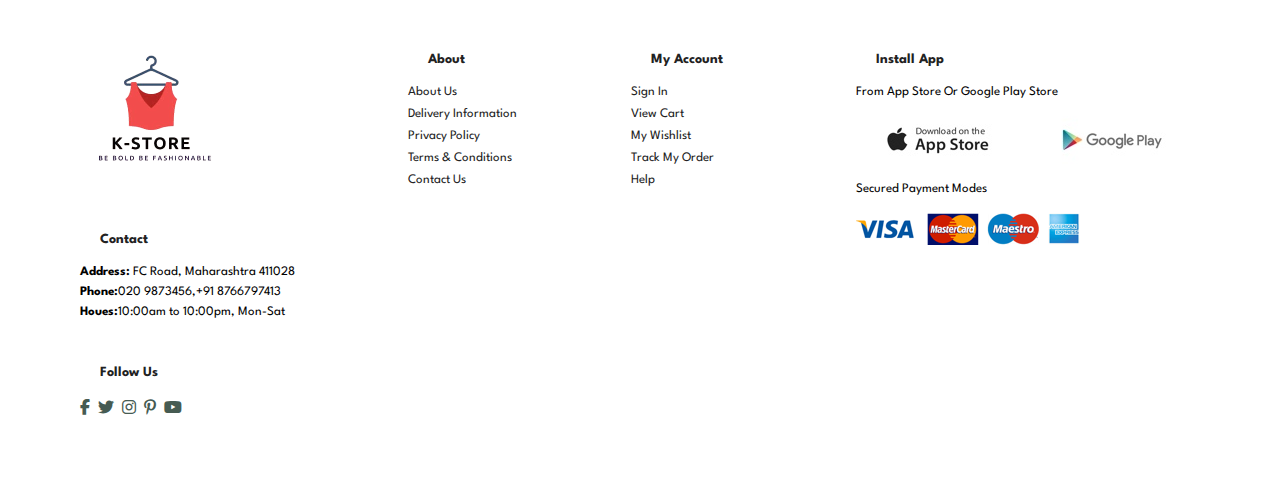
<file: product.html>
<!DOCTYPE html>
<html lang="en">
<head>
    <meta charset="UTF-8">
    <meta name="viewport" content="width=device-width, initial-scale=1.0">
    <title>E Commerce Website</title>
    <link rel="stylesheet" href="https://cdnjs.cloudflare.com/ajax/libs/font-awesome/6.5.2/css/all.min.css"/>
    <link rel="stylesheet" href="style.css">
</head>
<body>

<section id="header">
    <a href="#"><img src="logo-removebg-preview 1.png" class="logo" alt=""></a>

    <div>
        <ul id="navbar">
            <li><a  href="index.html">Home</a></li>
            <li><a class="active" href="shop.html">Shop</a></li>
            <li><a href="blog.html">Blog</a></li>
            <li><a href="about.html">About</a></li>
            <li><a href="contact.html">Contact</a></li>
            <li><a href="login.html">Login</a></li>
            <li><a href="cart.html"><i class="fa-solid fa-bag-shopping"></i></a></li>
        </ul>
    </div>
</section>

<section id="prodetails" class="section-p1">
<div class="single-pro-img">
    <img src="f1.jpg" width="100%" id="MainImg" alt="">

    <div class="small-img-group">
        <div class="small-img-col">
            <img src="f1.jpg" width="100%" class="small-img" alt="">
        </div>
        <div class="small-img-col">
            <img src="f2.jpg" width="100%" class="small-img" alt="">
        </div>
        <div class="small-img-col">
            <img src="f3.jpg" width="100%" class="small-img" alt="">
        </div>
        <div class="small-img-col">
            <img src="f4.jpg" width="100%" class="small-img" alt="">
        </div>
    </div>
</div>

<div class="single-pro-del">
    <h6>Home/ T-Shirt</h6>
    <h4>Mens Fashion T-Shirt</h4>
    <h2>$29.00</h2>
    <select>
        <option>Select Size</option>
        <option>S</option>
        <option>M</option>
        <option>L</option>
        <option>XL</option>
        <option>XXL</option>
    </select>
    <input type="number" value="1">
    <button class="normal">Add To Cart</button>
    <h4>About This Item!</h4>
    <span>Modern Oversized Fit: Embrace a contemporary style with our men's polo t-shirt featuring a trendy oversized fit, providing both comfort and fashion-forward appeal.
        Textured Fabric: Elevate your wardrobe with a unique textured fabric that adds depth and dimension to your look. The tactile details make this polo shirt stand out from the rest.
        Premium Comfort: Crafted from high-quality materials, our polo shirt ensures a soft and comfortable feel against the skin. Enjoy all-day comfort without compromising on style.</span>
</div>

</section>

<section id="products1" class="section-p1">
    <h2>FEATURED PRODUCTS</h2>
    <p>Quality Products At Unbeatable Prices !! </p>
    <div class="pro-container">
        <div class="pro">
           <img src="n1.jpg" alt="">
           <div class="des">
            <span>Adidas</span>
            <h5>Down Shoulder T-Shirts</h5>
            <div class="star">
                <i class="fas fa-star"></i>
                <i class="fas fa-star"></i>
                <i class="fas fa-star"></i>
                <i class="fas fa-star"></i>
                <i class="fas fa-star"></i>
            </div>
            <h4>$15</h4>
           </div>
           <a href="#"><i class="fal fa-shopping-cart cart"></i></a>
        </div>

         <div class="pro">
           <img src="n2.jpg" alt="">
           <div class="des">
            <span>Adidas</span>
            <h5>Down Shoulder T-Shirts</h5>
            <div class="star">
                <i class="fas fa-star"></i>
                <i class="fas fa-star"></i>
                <i class="fas fa-star"></i>
                <i class="fas fa-star"></i>
                <i class="fas fa-star"></i>
            </div>
            <h4>$15</h4>
           </div>
           <a href="#"><i class="fal fa-shopping-cart cart"></i></a>
        </div>
        <div class="pro">
            <img src="n4.jpg" alt="">
            <div class="des">
             <span>Adidas</span>
             <h5>Down Shoulder T-Shirts</h5>
             <div class="star">
                 <i class="fas fa-star"></i>
                 <i class="fas fa-star"></i>
                 <i class="fas fa-star"></i>
                 <i class="fas fa-star"></i>
                 <i class="fas fa-star"></i>
             </div>
             <h4>$10</h4>
            </div>
            <a href="#"><i class="fal fa-shopping-cart cart"></i></a>
         </div>
         <div class="pro">
            <img src="n5.jpg" alt="">
            <div class="des">
             <span>Adidas</span>
             <h5>Down Shoulder T-Shirts</h5>
             <div class="star">
                 <i class="fas fa-star"></i>
                 <i class="fas fa-star"></i>
                 <i class="fas fa-star"></i>
                 <i class="fas fa-star"></i>
                 <i class="fas fa-star"></i>
             </div>
             <h4>$35</h4>
            </div>
            
    </div>

</section>


<section id="news-letter" class="section-p1">
<div class="newstext">
    <h4>Sign in to place your order</h4>
    <p>Get E-mail updates about our latest shop and <span>special offers.</span></p>
</div>
<div class="form">
    <input type="text" placeholder="Your E-mail address">
    <button class="normal">Sign Up</button>
</div>
</section>


<footer class="section-p1">
<div class="col">
<img class="logo" src="logo-removebg-preview 1.png" alt="">
<h4>Contact</h4>
<p><strong>Address:</strong> FC Road, Maharashtra 411028</p>
<p><strong>Phone:</strong>020 9873456,+91 8766797413</p>
<p><strong>Houes:</strong>10:00am to 10:00pm, Mon-Sat</p>
<div class="follow">
    <h4>Follow Us</h4>
    <div class="icon">
        <i class="fab fa-facebook-f"></i>
        <i class="fab fa-twitter"></i>
        <i class="fab fa-instagram"></i>
        <i class="fab fa-pinterest-p"></i>
        <i class="fab fa-youtube"></i>
    </div>
</div>
</div>

<div class="col">
    <h4>About</h4>
    <a href="#">About Us</a>
    <a href="#">Delivery Information</a>
    <a href="#">Privacy Policy</a>
    <a href="#">Terms & Conditions</a>
    <a href="#">Contact Us</a>
</div>

<div class="col">
    <h4>My Account</h4>
    <a href="#">Sign In</a>
    <a href="#">View Cart</a>
    <a href="#">My Wishlist</a>
    <a href="#">Track My Order</a>
    <a href="#">Help</a>
</div>


<div class="install">
    <h4>Install App</h4>
    <p>From App Store Or Google Play Store</p>
    <div class="row">
        <img src="app.jpg" alt="">
        <img src="play.jpg" alt="">
    </div>
    <p>Secured Payment Modes</p>
    <img src="pay.png" alt="">
</div>

</footer>


<script>
    var MainImg = document.getElementById("MainImg");
    var smallimg = document.getElementsByClassName("small-img");
    
    smallimg[0] .onclick = function(){
        MainImg.src = smallimg[0].src;
    }
    smallimg[1] .onclick = function(){
        MainImg.src = smallimg[1].src;
    }
    smallimg[2] .onclick = function(){
        MainImg.src = smallimg[2].src;
    }
    smallimg[3] .onclick = function(){
        MainImg.src = smallimg[3].src;
    }
</script>

    <script src="script.js"></script>



</body>
</html>
</file>
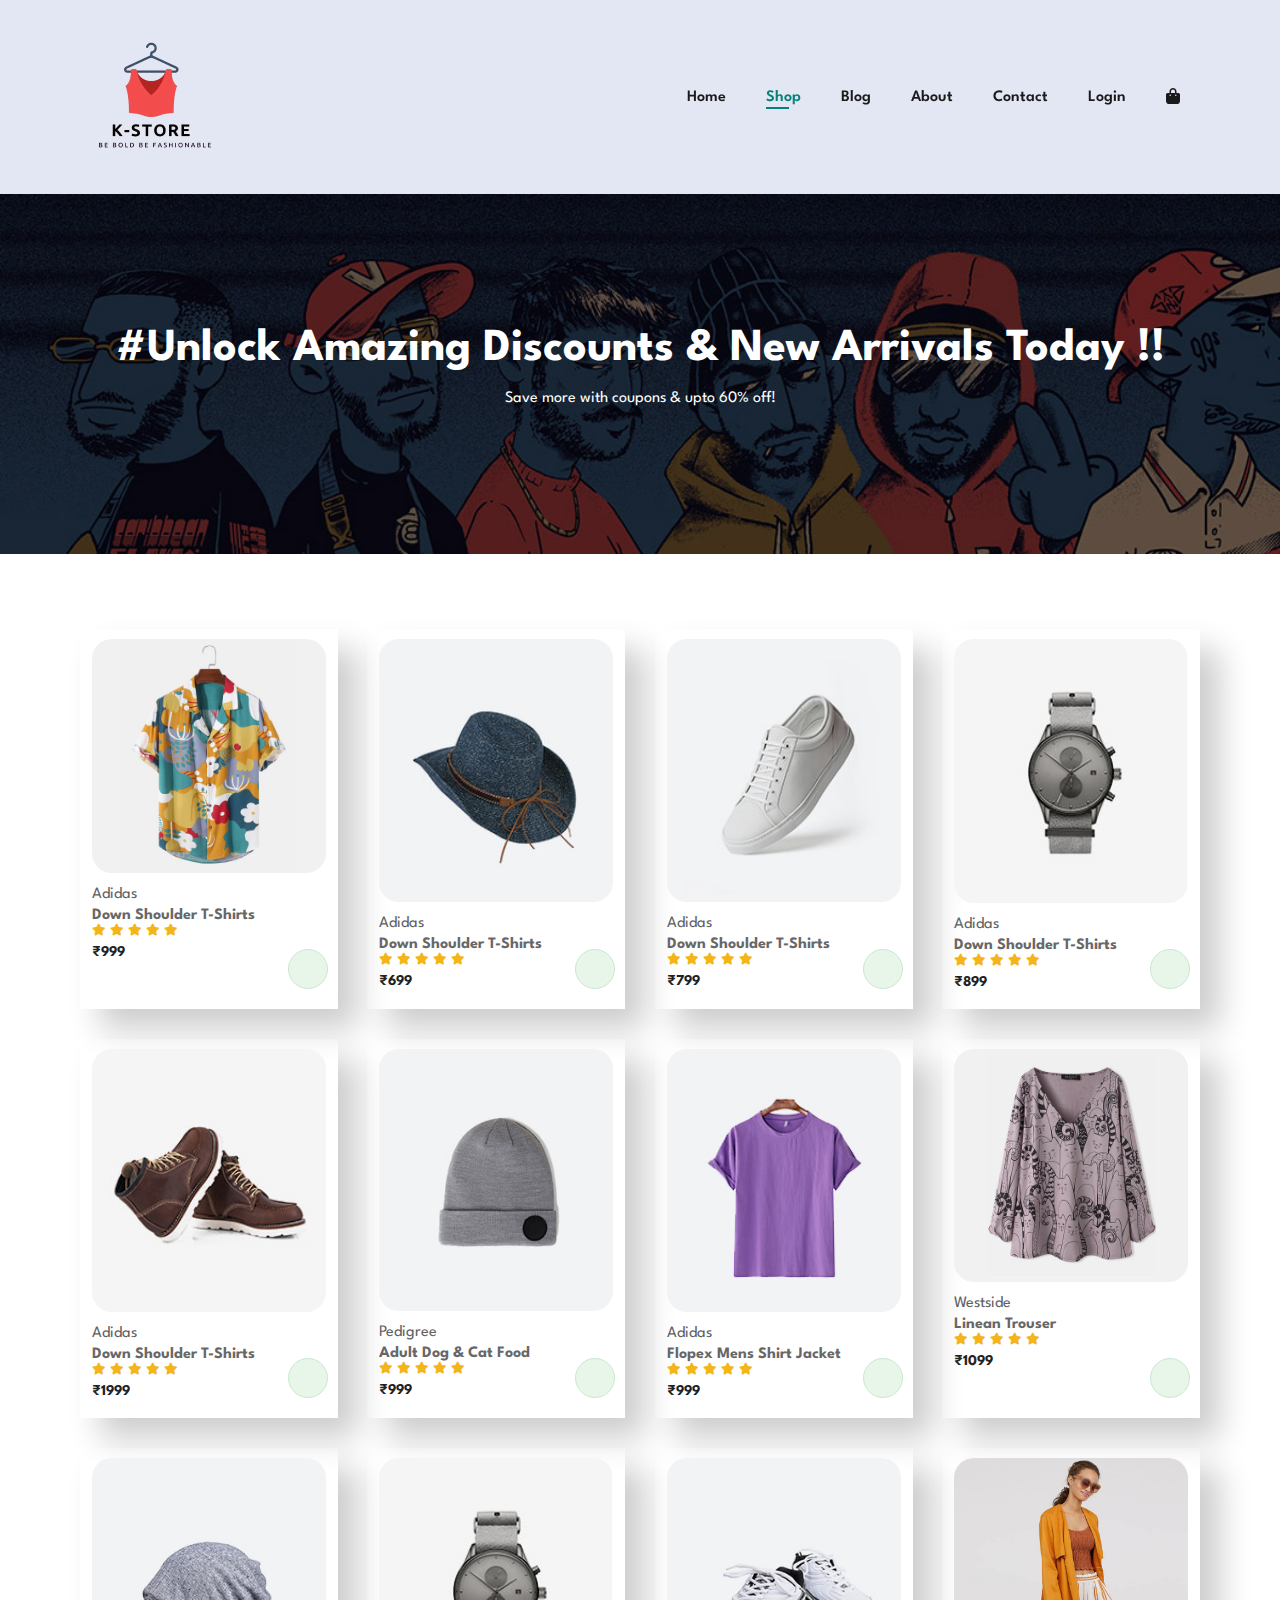
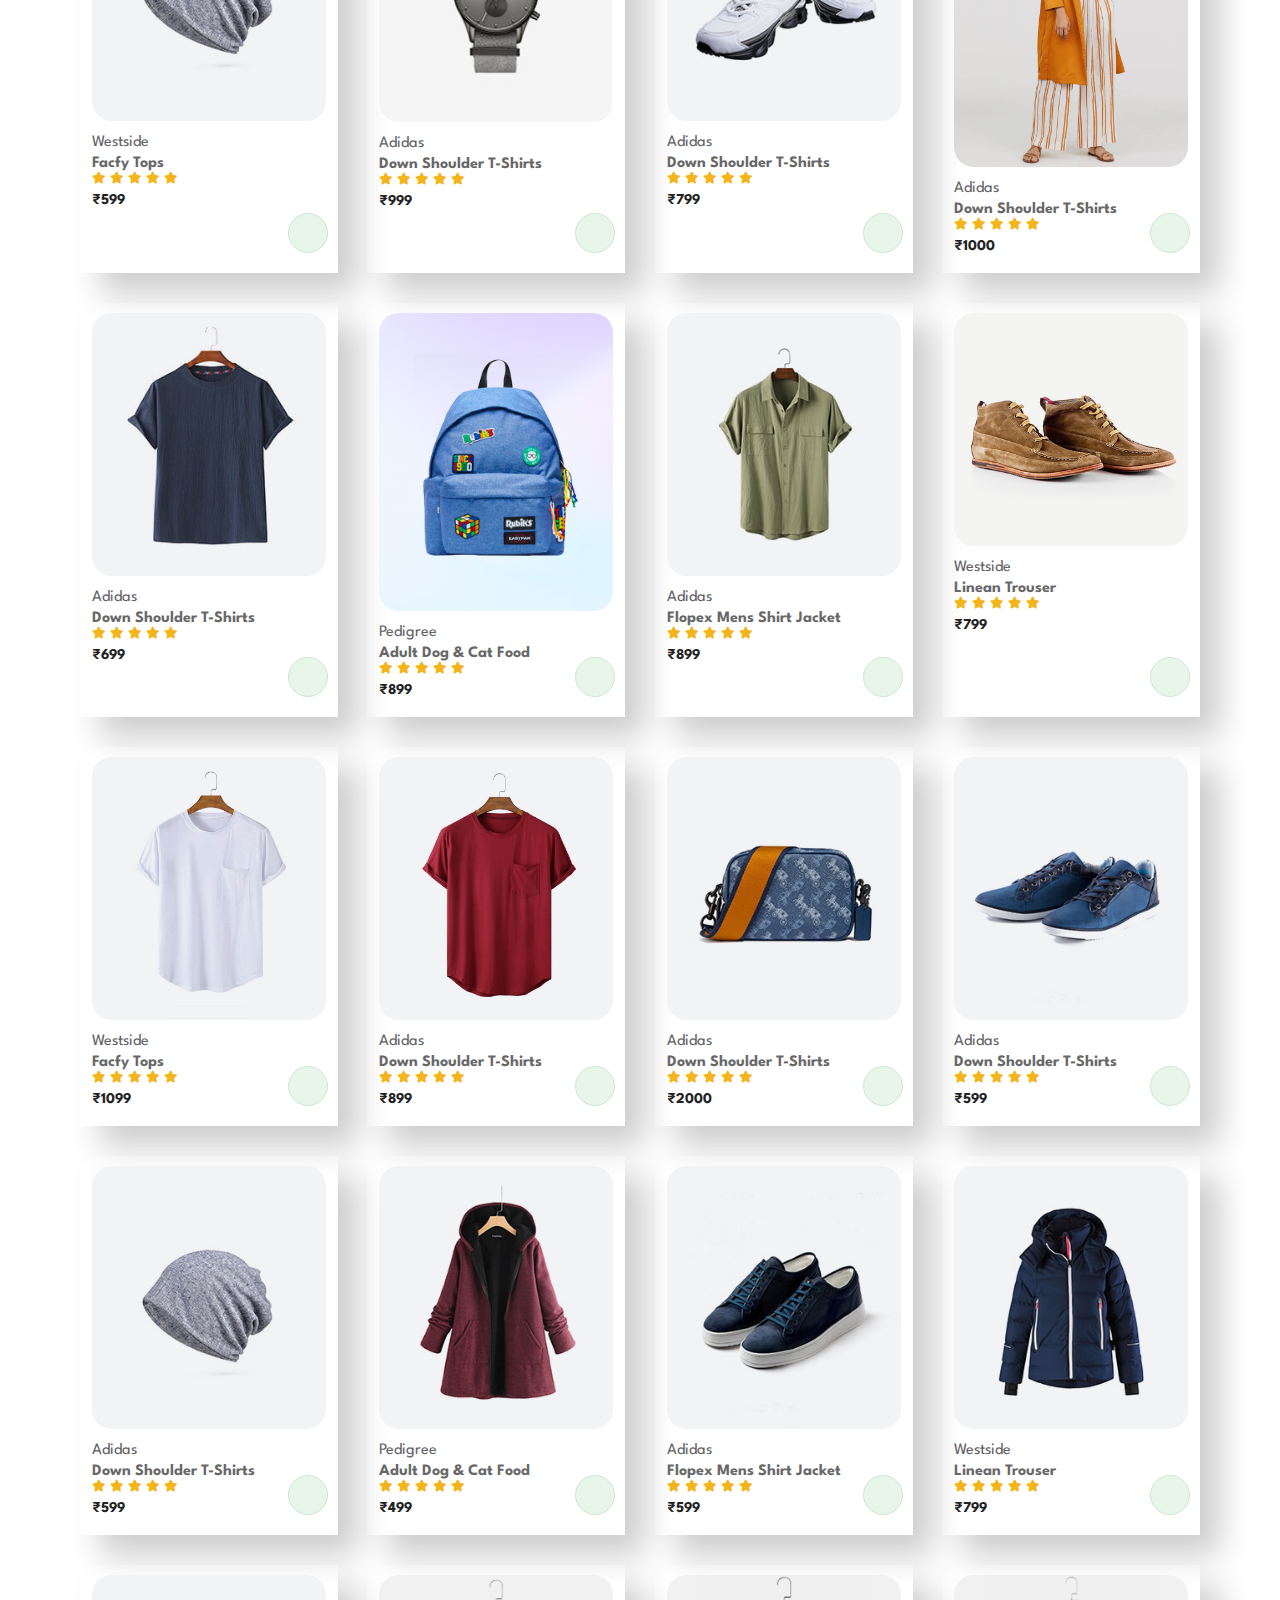
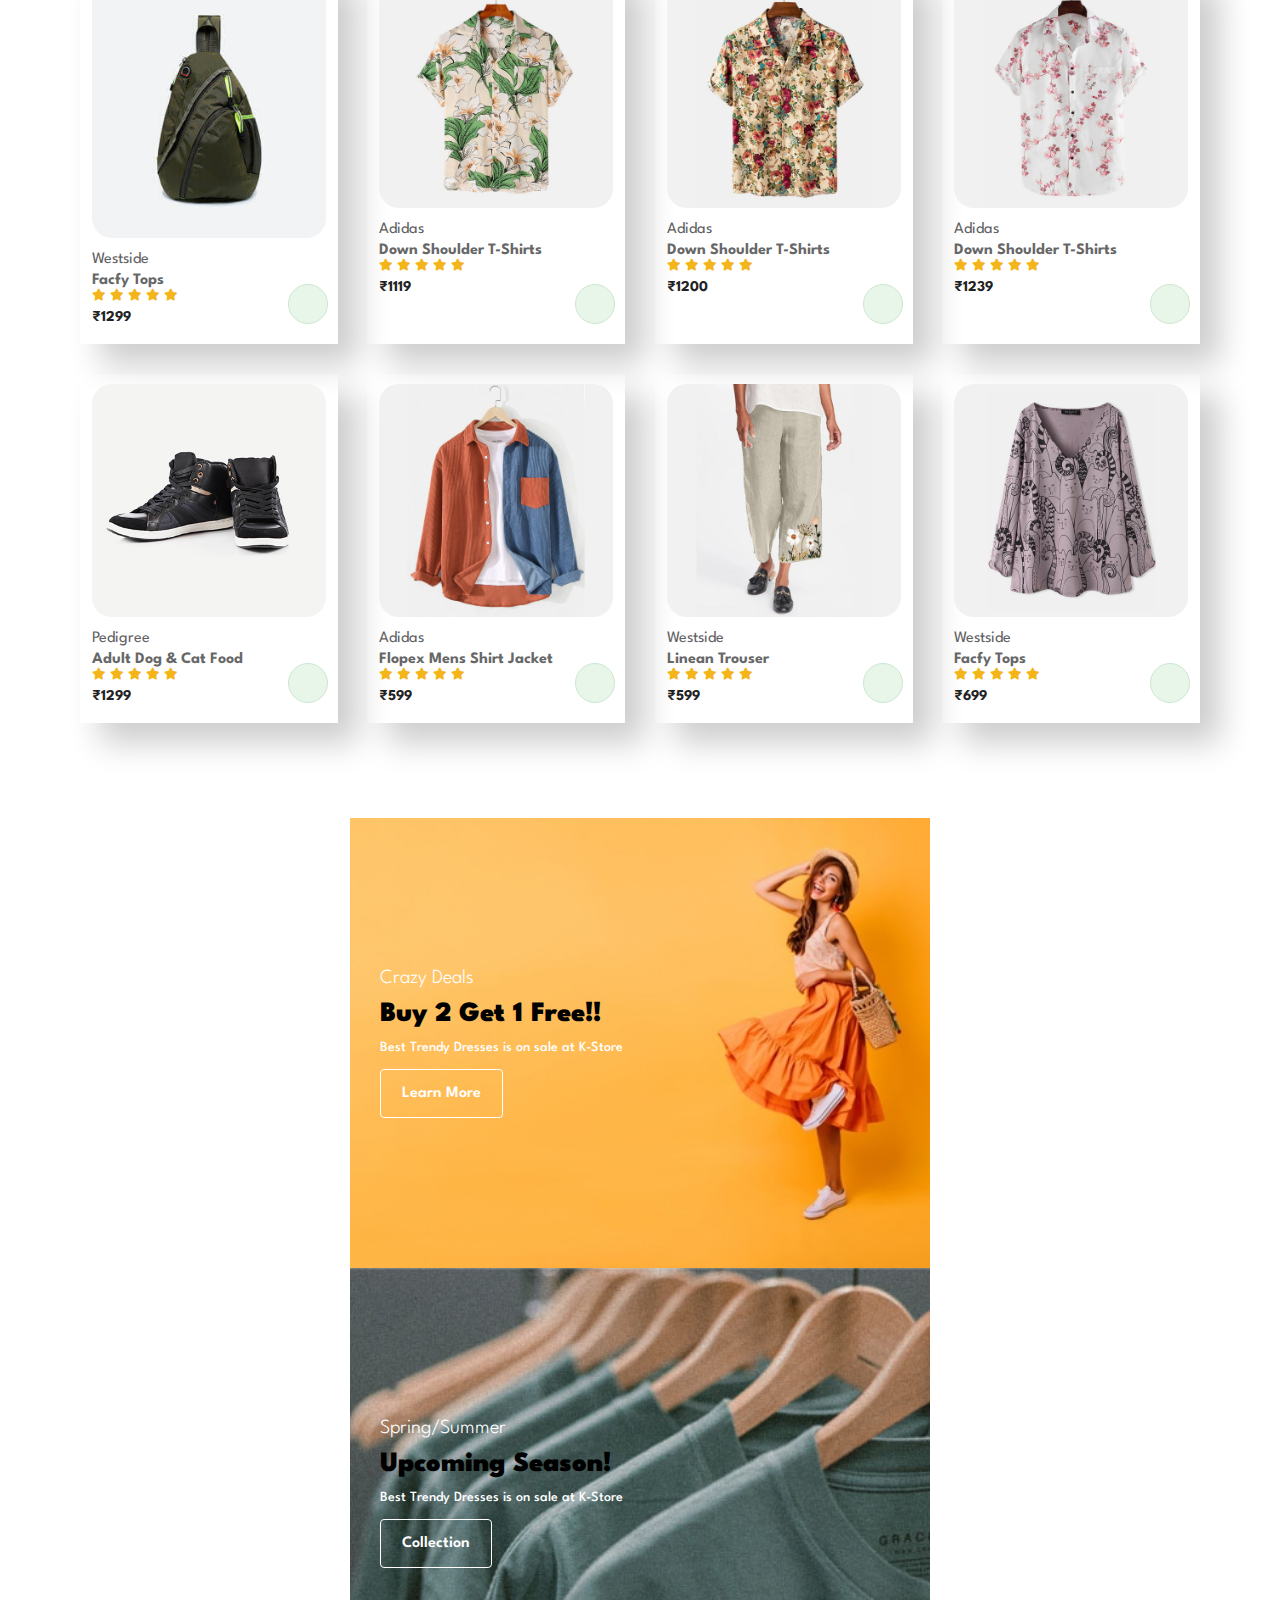
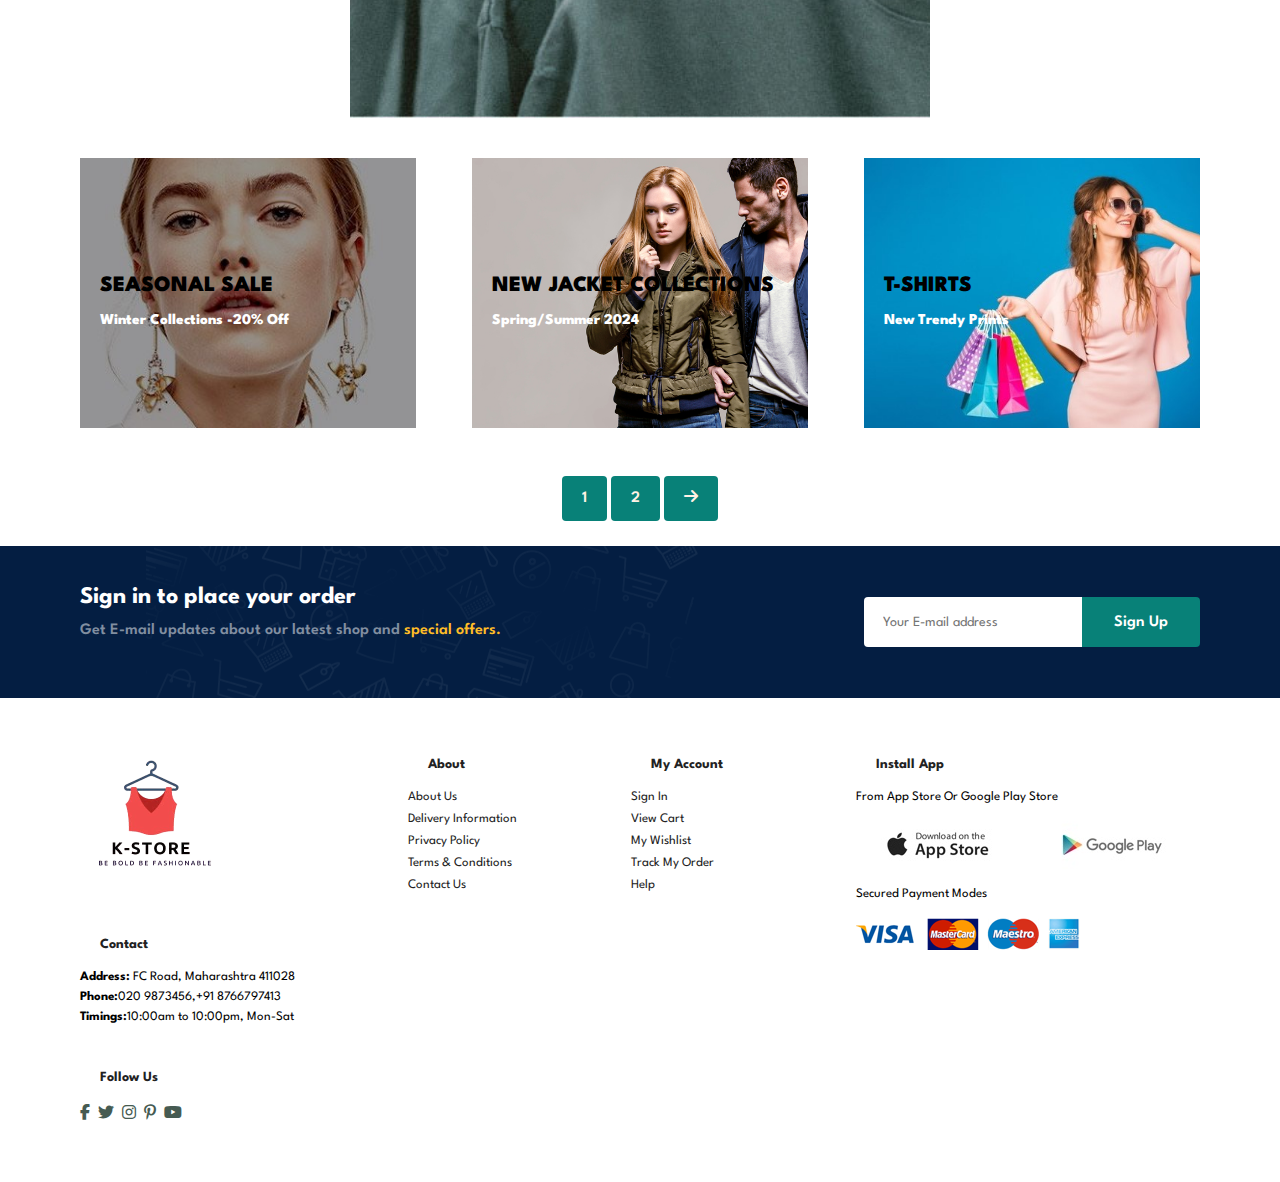
<file: shop.html>
<!DOCTYPE html>
<html lang="en">
<head>
    <meta charset="UTF-8">
    <meta name="viewport" content="width=device-width, initial-scale=1.0">
    <title>E Commerce Website</title>
    <link rel="stylesheet" href="https://cdnjs.cloudflare.com/ajax/libs/font-awesome/6.5.2/css/all.min.css"/>
    <link rel="stylesheet" href="style.css">
</head>
<body>

<section id="header">
    <a href="#"><img src="logo-removebg-preview 1.png" class="logo" alt=""></a>

    <div>
        <ul id="navbar">
            <li><a  href="index.html">Home</a></li>
            <li><a class="active" href="shop.html">Shop</a></li>
            <li><a href="blog.html">Blog</a></li>
            <li><a href="about.html">About</a></li>
            <li><a href="contact.html">Contact</a></li>
            <li><a href="login.html">Login</a></li>
            <li><a href="cart.html"><i class="fa-solid fa-bag-shopping"></i></a></li>
        </ul>
    </div>
</section>

<section id="page-header">
    
    <h2>#Unlock Amazing Discounts &
        New Arrivals Today !!
    </h2>
    <p>Save more with coupons & upto 60% off!</p>
    
</section>



<section id="products1" class="section-p1">
    <div class="pro-container">
        <div class="pro" onclick="window.location.href='product.html';">
           <img src="f1.jpg" alt="">
           <div class="des">
            <span>Adidas</span>
            <h5>Down Shoulder T-Shirts</h5>
            <div class="star">
                <i class="fas fa-star"></i>
                <i class="fas fa-star"></i>
                <i class="fas fa-star"></i>
                <i class="fas fa-star"></i>
                <i class="fas fa-star"></i>
            </div>
            <h4>₹999</h4>
           </div>
           <a href="#"><i class="fal fa-shopping-cart cart"></i></a>
        </div>


        <div class="pro">
            <img src="51.jpg" alt="">
            <div class="des">
             <span>Adidas</span>
             <h5>Down Shoulder T-Shirts</h5>
             <div class="star">
                 <i class="fas fa-star"></i>
                 <i class="fas fa-star"></i>
                 <i class="fas fa-star"></i>
                 <i class="fas fa-star"></i>
                 <i class="fas fa-star"></i>
             </div>
             <h4>₹699</h4>
            </div>
            <a href="#"><i class="fal fa-shopping-cart cart"></i></a>
         </div>
 
          <div class="pro">
            <img src="52.jpg" alt="">
            <div class="des">
             <span>Adidas</span>
             <h5>Down Shoulder T-Shirts</h5>
             <div class="star">
                 <i class="fas fa-star"></i>
                 <i class="fas fa-star"></i>
                 <i class="fas fa-star"></i>
                 <i class="fas fa-star"></i>
                 <i class="fas fa-star"></i>
             </div>
             <h4>₹799</h4>
            </div>
            <a href="#"><i class="fal fa-shopping-cart cart"></i></a>
         </div>
         <div class="pro">
             <img src="53.jpg" alt="">
             <div class="des">
              <span>Adidas</span>
              <h5>Down Shoulder T-Shirts</h5>
              <div class="star">
                  <i class="fas fa-star"></i>
                  <i class="fas fa-star"></i>
                  <i class="fas fa-star"></i>
                  <i class="fas fa-star"></i>
                  <i class="fas fa-star"></i>
              </div>
              <h4>₹899</h4>
             </div>
             <a href="#"><i class="fal fa-shopping-cart cart"></i></a>
          </div>
          <div class="pro">
             <img src="54.jpg" alt="">
             <div class="des">
              <span>Adidas</span>
              <h5>Down Shoulder T-Shirts</h5>
              <div class="star">
                  <i class="fas fa-star"></i>
                  <i class="fas fa-star"></i>
                  <i class="fas fa-star"></i>
                  <i class="fas fa-star"></i>
                  <i class="fas fa-star"></i>
              </div>
              <h4>₹1999</h4>
             </div>
             <a href="#"><i class="fal fa-shopping-cart cart"></i></a>
          </div>
          <div class="pro">
             <img src="55.jpg" alt="">
             <div class="des">
              <span>Pedigree</span>
              <h5>Adult Dog & Cat Food</h5>
              <div class="star">
                  <i class="fas fa-star"></i>
                  <i class="fas fa-star"></i>
                  <i class="fas fa-star"></i>
                  <i class="fas fa-star"></i>
                  <i class="fas fa-star"></i>
              </div>
              <h4>₹999</h4>
             </div>
             <a href="#"><i class="fal fa-shopping-cart cart"></i></a>
          </div>
          <div class="pro">
             <img src="56.jpg" alt="">
             <div class="des">
              <span>Adidas</span>
              <h5>Flopex Mens Shirt Jacket</h5>
              <div class="star">
                  <i class="fas fa-star"></i>
                  <i class="fas fa-star"></i>
                  <i class="fas fa-star"></i>
                  <i class="fas fa-star"></i>
                  <i class="fas fa-star"></i>
              </div>
              <h4>₹999</h4>
             </div>
             <a href="#"><i class="fal fa-shopping-cart cart"></i></a>
          </div>
          <div class="pro">
             <img src="f8.jpg" alt="">
             <div class="des">
              <span>Westside</span>
              <h5>Linean Trouser</h5>
              <div class="star">
                  <i class="fas fa-star"></i>
                  <i class="fas fa-star"></i>
                  <i class="fas fa-star"></i>
                  <i class="fas fa-star"></i>
                  <i class="fas fa-star"></i>
              </div>
              <h4>₹1099</h4>
             </div>
             <a href="#"><i class="fal fa-shopping-cart cart"></i></a>
          </div>
          <div class="pro">
             <img src="70.jpg" alt="">
             <div class="des">
              <span>Westside</span>
              <h5>Facfy Tops</h5>
              <div class="star">
                  <i class="fas fa-star"></i>
                  <i class="fas fa-star"></i>
                  <i class="fas fa-star"></i>
                  <i class="fas fa-star"></i>
                  <i class="fas fa-star"></i>
              </div>
              <h4>₹599</h4>
             </div>
             <a href="#"><i class="fal fa-shopping-cart cart"></i></a>
          </div>
 
          <div class="pro" onclick="window.location.href='product.html';">
             <img src="53.jpg" alt="">
             <div class="des">
              <span>Adidas</span>
              <h5>Down Shoulder T-Shirts</h5>
              <div class="star">
                  <i class="fas fa-star"></i>
                  <i class="fas fa-star"></i>
                  <i class="fas fa-star"></i>
                  <i class="fas fa-star"></i>
                  <i class="fas fa-star"></i>
              </div>
              <h4>₹999</h4>
             </div>
             <a href="#"><i class="fal fa-shopping-cart cart"></i></a>
          </div>
  
           <div class="pro">
             <img src="60.jpg" alt="">
             <div class="des">
              <span>Adidas</span>
              <h5>Down Shoulder T-Shirts</h5>
              <div class="star">
                  <i class="fas fa-star"></i>
                  <i class="fas fa-star"></i>
                  <i class="fas fa-star"></i>
                  <i class="fas fa-star"></i>
                  <i class="fas fa-star"></i>
              </div>
              <h4>₹799</h4>
             </div>
             <a href="#"><i class="fal fa-shopping-cart cart"></i></a>
          </div>
          <div class="pro">
              <img src="61.jpg" alt="">
              <div class="des">
               <span>Adidas</span>
               <h5>Down Shoulder T-Shirts</h5>
               <div class="star">
                   <i class="fas fa-star"></i>
                   <i class="fas fa-star"></i>
                   <i class="fas fa-star"></i>
                   <i class="fas fa-star"></i>
                   <i class="fas fa-star"></i>
               </div>
               <h4>₹1000</h4>
              </div>
              <a href="#"><i class="fal fa-shopping-cart cart"></i></a>
           </div>
           <div class="pro">
              <img src="62.jpg" alt="">
              <div class="des">
               <span>Adidas</span>
               <h5>Down Shoulder T-Shirts</h5>
               <div class="star">
                   <i class="fas fa-star"></i>
                   <i class="fas fa-star"></i>
                   <i class="fas fa-star"></i>
                   <i class="fas fa-star"></i>
                   <i class="fas fa-star"></i>
               </div>
               <h4>₹699</h4>
              </div>
              <a href="#"><i class="fal fa-shopping-cart cart"></i></a>
           </div>
           <div class="pro">
              <img src="63.jpg" alt="">
              <div class="des">
               <span>Pedigree</span>
               <h5>Adult Dog & Cat Food</h5>
               <div class="star">
                   <i class="fas fa-star"></i>
                   <i class="fas fa-star"></i>
                   <i class="fas fa-star"></i>
                   <i class="fas fa-star"></i>
                   <i class="fas fa-star"></i>
               </div>
               <h4>₹899</h4>
              </div>
              <a href="#"><i class="fal fa-shopping-cart cart"></i></a>
           </div>
           <div class="pro">
              <img src="64.jpg" alt="">
              <div class="des">
               <span>Adidas</span>
               <h5>Flopex Mens Shirt Jacket</h5>
               <div class="star">
                   <i class="fas fa-star"></i>
                   <i class="fas fa-star"></i>
                   <i class="fas fa-star"></i>
                   <i class="fas fa-star"></i>
                   <i class="fas fa-star"></i>
               </div>
               <h4>₹899</h4>
              </div>
              <a href="#"><i class="fal fa-shopping-cart cart"></i></a>
           </div>
           <div class="pro">
              <img src="1shoes.jpg" alt="">
              <div class="des">
               <span>Westside</span>
               <h5>Linean Trouser</h5>
               <div class="star">
                   <i class="fas fa-star"></i>
                   <i class="fas fa-star"></i>
                   <i class="fas fa-star"></i>
                   <i class="fas fa-star"></i>
                   <i class="fas fa-star"></i>
               </div>
               <h4>₹799</h4>
              </div>
              <a href="#"><i class="fal fa-shopping-cart cart"></i></a>
           </div>
           <div class="pro">
              <img src="66.jpg" alt="">
              <div class="des">
               <span>Westside</span>
               <h5>Facfy Tops</h5>
               <div class="star">
                   <i class="fas fa-star"></i>
                   <i class="fas fa-star"></i>
                   <i class="fas fa-star"></i>
                   <i class="fas fa-star"></i>
                   <i class="fas fa-star"></i>
               </div>
               <h4>₹1099</h4>
              </div>
              <a href="#"><i class="fal fa-shopping-cart cart"></i></a>
           </div>
    
          <div class="pro">
             <img src="67.jpg" alt="">
             <div class="des">
              <span>Adidas</span>
              <h5>Down Shoulder T-Shirts</h5>
              <div class="star">
                  <i class="fas fa-star"></i>
                  <i class="fas fa-star"></i>
                  <i class="fas fa-star"></i>
                  <i class="fas fa-star"></i>
                  <i class="fas fa-star"></i>
              </div>
              <h4>₹899</h4>
             </div>
             <a href="#"><i class="fal fa-shopping-cart cart"></i></a>
          </div>
  
           <div class="pro">
             <img src="68.jpg" alt="">
             <div class="des">
              <span>Adidas</span>
              <h5>Down Shoulder T-Shirts</h5>
              <div class="star">
                  <i class="fas fa-star"></i>
                  <i class="fas fa-star"></i>
                  <i class="fas fa-star"></i>
                  <i class="fas fa-star"></i>
                  <i class="fas fa-star"></i>
              </div>
              <h4>₹2000</h4>
             </div>
             <a href="#"><i class="fal fa-shopping-cart cart"></i></a>
          </div>
          <div class="pro">
              <img src="69.jpg" alt="">
              <div class="des">
               <span>Adidas</span>
               <h5>Down Shoulder T-Shirts</h5>
               <div class="star">
                   <i class="fas fa-star"></i>
                   <i class="fas fa-star"></i>
                   <i class="fas fa-star"></i>
                   <i class="fas fa-star"></i>
                   <i class="fas fa-star"></i>
               </div>
               <h4>₹599</h4>
              </div>
              <a href="#"><i class="fal fa-shopping-cart cart"></i></a>
           </div>
           <div class="pro">
              <img src="70.jpg" alt="">
              <div class="des">
               <span>Adidas</span>
               <h5>Down Shoulder T-Shirts</h5>
               <div class="star">
                   <i class="fas fa-star"></i>
                   <i class="fas fa-star"></i>
                   <i class="fas fa-star"></i>
                   <i class="fas fa-star"></i>
                   <i class="fas fa-star"></i>
               </div>
               <h4>₹599</h4>
              </div>
              <a href="#"><i class="fal fa-shopping-cart cart"></i></a>
           </div>
           <div class="pro">
              <img src="71.jpg" alt="">
              <div class="des">
               <span>Pedigree</span>
               <h5>Adult Dog & Cat Food</h5>
               <div class="star">
                   <i class="fas fa-star"></i>
                   <i class="fas fa-star"></i>
                   <i class="fas fa-star"></i>
                   <i class="fas fa-star"></i>
                   <i class="fas fa-star"></i>
               </div>
               <h4>₹499</h4>
              </div>
              <a href="#"><i class="fal fa-shopping-cart cart"></i></a>
           </div>
           <div class="pro">
              <img src="72.jpg" alt="">
              <div class="des">
               <span>Adidas</span>
               <h5>Flopex Mens Shirt Jacket</h5>
               <div class="star">
                   <i class="fas fa-star"></i>
                   <i class="fas fa-star"></i>
                   <i class="fas fa-star"></i>
                   <i class="fas fa-star"></i>
                   <i class="fas fa-star"></i>
               </div>
               <h4>₹599</h4>
              </div>
              <a href="#"><i class="fal fa-shopping-cart cart"></i></a>
           </div>
           <div class="pro">
              <img src="73.jpg" alt="">
              <div class="des">
               <span>Westside</span>
               <h5>Linean Trouser</h5>
               <div class="star">
                   <i class="fas fa-star"></i>
                   <i class="fas fa-star"></i>
                   <i class="fas fa-star"></i>
                   <i class="fas fa-star"></i>
                   <i class="fas fa-star"></i>
               </div>
               <h4>₹799</h4>
              </div>
              <a href="#"><i class="fal fa-shopping-cart cart"></i></a>
           </div>
           <div class="pro">
              <img src="74.jpg" alt="">
              <div class="des">
               <span>Westside</span>
               <h5>Facfy Tops</h5>
               <div class="star">
                   <i class="fas fa-star"></i>
                   <i class="fas fa-star"></i>
                   <i class="fas fa-star"></i>
                   <i class="fas fa-star"></i>
                   <i class="fas fa-star"></i>
               </div>
               <h4>₹1299</h4>
              </div>
              <a href="#"><i class="fal fa-shopping-cart cart"></i></a>
           </div>

         <div class="pro">
           <img src="f2.jpg" alt="">
           <div class="des">
            <span>Adidas</span>
            <h5>Down Shoulder T-Shirts</h5>
            <div class="star">
                <i class="fas fa-star"></i>
                <i class="fas fa-star"></i>
                <i class="fas fa-star"></i>
                <i class="fas fa-star"></i>
                <i class="fas fa-star"></i>
            </div>
            <h4>₹1119</h4>
           </div>
           <a href="#"><i class="fal fa-shopping-cart cart"></i></a>
        </div>
        <div class="pro">
            <img src="f3.jpg" alt="">
            <div class="des">
             <span>Adidas</span>
             <h5>Down Shoulder T-Shirts</h5>
             <div class="star">
                 <i class="fas fa-star"></i>
                 <i class="fas fa-star"></i>
                 <i class="fas fa-star"></i>
                 <i class="fas fa-star"></i>
                 <i class="fas fa-star"></i>
             </div>
             <h4>₹1200</h4>
            </div>
            <a href="#"><i class="fal fa-shopping-cart cart"></i></a>
         </div>
         <div class="pro">
            <img src="f4.jpg" alt="">
            <div class="des">
             <span>Adidas</span>
             <h5>Down Shoulder T-Shirts</h5>
             <div class="star">
                 <i class="fas fa-star"></i>
                 <i class="fas fa-star"></i>
                 <i class="fas fa-star"></i>
                 <i class="fas fa-star"></i>
                 <i class="fas fa-star"></i>
             </div>
             <h4>₹1239</h4>
            </div>
            <a href="#"><i class="fal fa-shopping-cart cart"></i></a>
         </div>
         <div class="pro">
            <img src="2 shoes.jpg" alt="">
            <div class="des">
             <span>Pedigree</span>
             <h5>Adult Dog & Cat Food</h5>
             <div class="star">
                 <i class="fas fa-star"></i>
                 <i class="fas fa-star"></i>
                 <i class="fas fa-star"></i>
                 <i class="fas fa-star"></i>
                 <i class="fas fa-star"></i>
             </div>
             <h4>₹1299</h4>
            </div>
            <a href="#"><i class="fal fa-shopping-cart cart"></i></a>
         </div>
         <div class="pro">
            <img src="f6.jpg" alt="">
            <div class="des">
             <span>Adidas</span>
             <h5>Flopex Mens Shirt Jacket</h5>
             <div class="star">
                 <i class="fas fa-star"></i>
                 <i class="fas fa-star"></i>
                 <i class="fas fa-star"></i>
                 <i class="fas fa-star"></i>
                 <i class="fas fa-star"></i>
             </div>
             <h4>₹599</h4>
            </div>
            <a href="#"><i class="fal fa-shopping-cart cart"></i></a>
         </div>
         <div class="pro">
            <img src="f7.jpg" alt="">
            <div class="des">
             <span>Westside</span>
             <h5>Linean Trouser</h5>
             <div class="star">
                 <i class="fas fa-star"></i>
                 <i class="fas fa-star"></i>
                 <i class="fas fa-star"></i>
                 <i class="fas fa-star"></i>
                 <i class="fas fa-star"></i>
             </div>
             <h4>₹599</h4>
            </div>
            <a href="#"><i class="fal fa-shopping-cart cart"></i></a>
         </div>
         <div class="pro">
            <img src="f8.jpg" alt="">
            <div class="des">
             <span>Westside</span>
             <h5>Facfy Tops</h5>
             <div class="star">
                 <i class="fas fa-star"></i>
                 <i class="fas fa-star"></i>
                 <i class="fas fa-star"></i>
                 <i class="fas fa-star"></i>
                 <i class="fas fa-star"></i>
             </div>
             <h4>₹699</h4>
            </div>
            <a href="#"><i class="fal fa-shopping-cart cart"></i></a>
         </div>
  
        
    </div>

</section>

<section id="dw-banner" class="section-p1">
    <div class="banner-box">
    <h4>Crazy Deals</h4>
    <h2>Buy 2 Get 1 Free!!</h2>
    <span>Best Trendy Dresses is on sale at K-Store</span>
    <button class="white">Learn More</button>
    </div>

    <div class="banner-box banner-box2">
        <h4>Spring/Summer</h4>
        <h2>Upcoming Season!</h2>
        <span>Best Trendy Dresses is on sale at K-Store</span>
        <button class="white">Collection</button>
        </div>
</section>

<section id="banner3">
    <div class="banner-box banner-box2">
        <h2>SEASONAL SALE</h2>
        <h3>Winter Collections -20% Off</h3>
        </div>
        <div class="banner-box">
            <h2>NEW JACKET COLLECTIONS</h2>
            <h3>Spring/Summer 2024</h3>
            </div>
            <div class="banner-box banner-box3">
                <h2>T-SHIRTS</h2>
                <h3>New Trendy Prints</h3>
                </div>
</section>


<section id="pagination" class="section-p1">
    <a href="#">1</a>
    <a href="#">2</a>
    <a href="#"><i class="fa-solid fa-arrow-right"></i></a>
</section>

<section id="news-letter" class="section-p1">
<div class="newstext">
    <h4>Sign in to place your order</h4>
    <p>Get E-mail updates about our latest shop and <span>special offers.</span></p>
</div>
<div class="form">
    <input type="text" placeholder="Your E-mail address">
    <button class="normal">Sign Up</button>
</div>
</section>


<footer class="section-p1">
<div class="col">
<img class="logo" src="logo-removebg-preview 1.png" alt="">
<h4>Contact</h4>
<p><strong>Address:</strong> FC Road, Maharashtra 411028</p>
<p><strong>Phone:</strong>020 9873456,+91 8766797413</p>
<p><strong>Timings:</strong>10:00am to 10:00pm, Mon-Sat</p>
<div class="follow">
    <h4>Follow Us</h4>
    <div class="icon">
        <i class="fab fa-facebook-f"></i>
        <i class="fab fa-twitter"></i>
        <i class="fab fa-instagram"></i>
        <i class="fab fa-pinterest-p"></i>
        <i class="fab fa-youtube"></i>
    </div>
</div>
</div>

<div class="col">
    <h4>About</h4>
    <a href="#">About Us</a>
    <a href="#">Delivery Information</a>
    <a href="#">Privacy Policy</a>
    <a href="#">Terms & Conditions</a>
    <a href="#">Contact Us</a>
</div>

<div class="col">
    <h4>My Account</h4>
    <a href="#">Sign In</a>
    <a href="#">View Cart</a>
    <a href="#">My Wishlist</a>
    <a href="#">Track My Order</a>
    <a href="#">Help</a>
</div>


<div class="install">
    <h4>Install App</h4>
    <p>From App Store Or Google Play Store</p>
    <div class="row">
        <img src="app.jpg" alt="">
        <img src="play.jpg" alt="">
    </div>
    <p>Secured Payment Modes</p>
    <img src="pay.png" alt="">
</div>

</footer>


    <script src="script.js"></script>



</body>
</html>
</file>
<file: style.css>
@import url("https://fonts.googleapis.com/css2?family=Spartan:wght@100;200;300;400;500;600;700;800;900&display=swap");
* {
  margin: 0;
  padding: 0;
  box-sizing: border-box;
  font-family: "Spartan", sans-serif;
}

html {
  scroll-behavior: smooth;
}

/* Global Styles */

h1 {
  font-size: 50px;
  line-height: 64px;
  color: #222;
}

h2 {
  font-size: 46px;
  line-height: 54px;
  color: #222;
}

h4 {
  font-size: 20px;
  color: #222;
}

h6 {
  font-weight: 700;
  font-size: 12px;
}

p {
  font-size: 16px;
  color: #465b52;
  margin: 15px 0 20px 0;
}

.section-p1 {
  padding: 40px 80px;
}

#section-m1 {
  margin: 40px 0;
}

button.normal{
  font-size: 1rem;
  font-weight: 600;
  padding: 1rem 2rem ;
  color: black;
  background-color: white;
  border-radius: 4px;
  cursor: pointer;
  transition: 0.3s;
  border: none;
}


button.white{
  font-size: 1rem;
  font-weight: 600;
  padding: 1rem 1.3rem ;
  color: white;
  background-color: transparent;
  border-radius: 4px;
  border: 1px solid white;
  cursor: pointer;
  transition: 0.3s;
}


body {
  width: 100%;
}


/* Header Start */

#header {
  display: flex;
  align-items: center;
  justify-content: space-between;
  padding: 20px 80px;
  background: #e3e6f3;
  box-shadow: 0 5px 15px rgba(0, 0, 0, 0.06);
  z-index: 999;
  position: sticky;
  top: 0;
  left: 0;

}

#navbar {
  display: flex;
  align-items: center;
  justify-content: center;
}

#navbar li {
  list-style: none;
  padding: 0 20px;
  position: relative;

}

#navbar li a{
  text-decoration: none;
  font-size: 1rem;
  font-weight: 600;
  color: #1a1a1a;
  transition: 0.3s ease;
}

#navbar li a:hover,
#navbar li a.active{
  color: #088178;
}

#navbar li a.active::after,
#navbar li a:hover::after {
  content: "";
  width: 30%;
  height: 2px;
  background-color: #088178;
  position: absolute;
  bottom: -4px;
  left: 20px;
} 


/* Main Page */

#hero {
  background-image: url(fashion3.webp);
  height: 90vh;
  width: 100%;
  background-size: cover;
  background-position: top 15% right 0px left 10px bottom 10px;
  padding: 0 80px;
  display: flex;
  flex-direction: column;
  align-items: flex-start;
  justify-content: center;
}


#hero h4{
  padding-bottom: 25px;
}

#hero h1{
  color: #088178;
}


p{
  color: black;
}


#hero button{
  background-image: url(button.png);
  background-color: transparent;
  color: #088178
  border: 0;
  padding: 14px 80px 14px 65px;
  background-repeat: no-repeat;
  cursor: pointer;
  font-weight: 700;
  font-size: 15px;

}

#brand {
  display: flex;
  justify-content: space-evenly;
  padding: 15px;
}



#feature{
  display: flex;
  align-items: center;
  justify-content: space-between;
  flex-wrap: wrap;

}

#feature .fe-box{
  width: 180px;
  text-align: center;
  padding: 25px 15px;
  box-shadow: 20px 20px 34px rgba(0, 0, 0, 0.3);
  border: 1px solid #cce7d0;
  border-radius: 4px;
  margin: 15px 0;
}


#feature .fe-box:hover{
  box-shadow: 10px 10px 54px rgba(70, 60, 220, 0.1);
  background-color: rgba(245, 178, 178, 0.7);
}

#Banner1{
  background-image: url(2.jpg);
  height: 50vh;
  width: 100%;
  background-size: cover;
  background-position: top 70px center;
  background-repeat: no-repeat;
  background-attachment: fixed;
  padding: 0 80px;
  display: flex;
  flex-direction: column;
  align-items: flex-start;
  justify-content: center;
}

#feature .fe-box img{
  width: 100%;
  margin-bottom: 10px;
}

#feature .fe-box h6{
  display: inline-block;
padding: 9px 8px 6px 8px;
line-height: 1;
border-radius: 4px;
color: #088178;
background-color: #fddde4;
}

#feature .fe-box:nth-child(2)h6 {
  background-color: #cdebbc;
}

#feature .fe-box:nth-child(3)h6{
  background-color: #d1e8f2;
}

#feature .fe-box:nth-child(4)h6{
  background: color #f6dbf6;;
}

#feature .fe-box:nth-child(5)h6{
  background-color: #fff2e5;
}


#products1{
  text-align: center;
  
}

#products1 .pro {
  width: 23%;
  min-width: 250px;
  padding: 10px 12px;
  border: 1px solid #cce7d0;
  border: 25px;
  cursor: pointer;
  box-shadow: 20px 20px 30px rgba(0, 0, 0, 0.2);
  margin: 15px 0;
  transition: 0.4s ease;
  position: relative;
}


#products1 .pro-container{
  display: flex;
  justify-content: space-between;
  padding-top: 20px;
  flex-wrap: wrap;
}


#products1 .pro:hover{
  box-shadow: 20px 20px 30px rgba(0, 0, 0, 0.3);
}


#products1 .pro img {
  width: 100%;
  border-radius: 20px;
}

#products1 .pro .des{
  text-align: start;
  padding: 10px 0;
}

#products1 .pro .des span {
  color: #606063;
  font-size: 1rem;
}

#products1 .pro .des h5 {
  padding-top: 6px;
  color: rgba(0, 0, 0, 0.603);
  font-size: 1rem;
}

#products1 .pro .des i {
  font-size: 12px;
  color: rgb(243, 181, 25);
}

#products1 .pro .des h4 {
  padding-top: 7px;
  font-size: 15px;
  font-weight: 700;
  
}

#products1 .pro .cart{
  width: 40px;
  height: 40px;
  line-height: 40px;
  border-radius: 50px;
  background-color: #e8f6ea;
  font-weight: 500;
  color: #088178;
  border: 1px solid #cce7d0;
  position: absolute;
  bottom: 20px;
  right: 10px;
}

#banner{
  display: flex;
  flex-direction: column;
  justify-content: center;
  align-items: center;
  text-align: center;
  background-image: url(b2.jpg);
  width: 100%;
  height: 40vh;
  background-size: cover;
  background-position: center;
}

#banner h4{
color: white;
font-size: 1rem;
}

#banner h2{
  color: white;
  font-size: 2rem;
  padding: 10px 0px;
}


#banner h2 span{
  color: #ef3636;
}

#banner button:hover {
  background-color: #088178;
  color: white;
}

#dw-banner{
  display: flex;
  justify-content: space-evenly;
  flex-wrap: wrap;
}

#dw-banner .banner-box{
  display: flex;
  flex-direction: column;
  justify-content: center;
  align-items: flex-start;
  background-image: url(b17.jpg);
  min-width: 580px;
  height: 50vh;
  background-size: cover;
  background-position: center;
  padding: 30px;
}

#dw-banner h4{
  color: white;
  font-size: 20px;
  font-weight: 300;
}

#dw-banner h2{
  color: black;
  font-size: 28px;
  font-weight: 900;
}

#dw-banner span{
  color: white;
  font-size: 14px;
  font-weight: 500;
  padding-bottom: 15px;
}

#dw-banner.banner-box:hover.button{
background-color: #088178;
border: 1px solid;
}


#dw-banner .banner-box2 {
  background-image: url(b10.jpg);
  
}

#dw-banner .banner-box2 h2{
  color: black;
}

#dw-banner .banner-box2 h4{
  color: white;
}


#banner3{
  display: flex;
  justify-content: space-between;
  flex-wrap: wrap;
  padding: 0 80px;
}

#banner3 .banner-box{
  display: flex;
  flex-direction: column;
  justify-content: center;
  align-items: flex-start;
  background-image: url(b4.jpg);
  min-width: 30%;
  height: 30vh;
  background-size: cover;
  background-position: center;
  padding: 20px;
  margin-bottom: 20px;
}



#banner3 .banner-box2{
  background-image: url(b7.jpg);

}

#banner3 .banner-box3{
  background-image: url(b18.jpg);
  
}




#banner3 h2{
color: black;
font-weight: 900;
font-size: 22px;
}

#banner3 h3{
  color:white;
  font-weight: 800;
  font-size: 15px;
  }

  #banner-box h2{
    color: white;
  }

#news-letter {
  display: flex;
  justify-content: space-between;
  flex-wrap: wrap;
  align-items: center;
  background-image: url(b14.png);
  background-repeat: no-repeat;
  background-position: 20% 30%;
  background-color: #041e42;
}

#news-letter h4 {
  font-size: 1.5rem;
  font-weight: 700;
  color: white;
}

#news-letter p {
  font-size: 1rem;
  font-weight: 600;
  color: #818ea0;
}

#news-letter p span {
  color: #ffbd27;
}

#news-letter input {
  height: 3.125rem;
  padding: 0 1.25em;
  font-size: 14px;
  width: 100%;
  border: 1px solid transparent;
  border-radius: 4px;
  outline: none;
  border-top-right-radius: 0;
  border-bottom-right-radius: 0;
}

#news-letter button {
  background-color: #088178;
  color: white;
  white-space: nowrap;
  border-top-left-radius: 0;
  border-bottom-left-radius: 0;
}

#news-letter .form{
  display: flex;
  width: 30%;

}

footer{
  display: flex;
  flex-wrap: wrap;
  justify-content: space-between;
}

footer .col{
  display: flex;
  flex-direction: column;
  align-items: flex-start;
  margin-bottom: 20px;
}

footer .logo{
  margin-bottom: 30px;
}

footer h4{
  font-size: 14px;
  padding: 20px;
}

footer p{
  font-size: 13px;
  margin: 0 0 8px 0;
}

footer a{
  font-size: 13px;
  text-decoration: none;
  color: #222;
  margin-bottom: 10px;
}

footer .follow {
  margin-top: 20px;
}

footer .follow i {
  color: #465b52;
  padding-right: 4px;
  cursor: pointer;
}

footer.row img{
  border: 2px solid black;
  border-radius: 8px;
}

footer .install img {
  margin: 10px 0 15px 0;
}

footer .follow i:hover,
footer a:hover{
  color: #088178;
}

/* Shop Page */

#page-header{
  background-image: url(b1.jpg);
  width: 100%;
  height: 40vh;
  background-size: cover;
  display: flex;
  justify-content: center;
  text-align: center;
  flex-direction: column;
  padding: 14px;
}

#page-header h2,
#page-header p{
  color: white;
}


#pagination{
  text-align: center;

}

#pagination a{
text-decoration: none;
background-color: #088178;
padding: 15px 20px;
border-radius: 4px;
color: #fff2e5;
font-weight: 600;

}


/* Single Product */

#prodetails{
  display: flex;
  margin-top: 20px;

}

#prodetails .single-pro-img{
  width: 40%;
  margin-right: 50px;

}

.small-img-group {
  display: flex;
  justify-content: space-between;
}

.small-img-col {
  flex-basis: 24%;
  cursor: pointer;
}

#prodetails .single-pro-del{
  width: 50%;
  padding-top: 30px;

}

#prodetails .single-pro-del h4{
  padding: 40px 0 20px 0;
}

#prodetails .single-pro-del h2 {
  font-size: 26px;
}

#prodetails .single-pro-del select{
  display: block;
  padding: 5px 10px;
  margin-bottom: 10px;
}

#prodetails .single-pro-del input {
  width: 50px;
  height: 46px;
  padding-left: 10px;
  font-size: 16px;
  margin-right: 10px;
}

#prodetails .single-pro-del button {
  background-color: #088178;
  color: white;
}

#prodetails .single-pro-del input:focus {
  outline: none;
}

#prodetails .single-pro-del span {
  line-height: 25px;
}

/* Blog Page*/

#page-header.blog-header{
background-image: url(b19.jpg);
}

#page-header.blog-header p {
  color: black;
}

#blog {
padding: 150px 150px 0 150px;
}

#blog .blog-box {
  display: flex;
  align-items: center;
  width: 100%;
  position: relative;
  padding-bottom: 90px;
}

#blog .blog-img {
width: 50%;
margin-right: 40px;
}

#blog img {
  width: 100%;
  height: 300px;
  object-fit: cover;
}

#blog .blog-details {
  width: 50%;
}
  
#blog .blog-details a{
text-decoration: none;
font-size: 11px;
color: black;
font-weight: 700;
position: relative;
transition: 0.4s;
}

#blog .blog-details a ::after {
  content: "";
  width: 50px;
  height: 1px;
  background-color: black;
  position: absolute;
  top: 4px;
  right: -60px;
}

#blog .blog-details a:hover {
  color: #088178;
  
}

#blog .blog-box h1
 {
  position: absolute;
  top: -40px;
  left: 0;
  font-size: 70px;
  font-weight: 700;
  color: grey;
  z-index: -9;
 }

 /* About Page */

 #page-header.about-header {
  background-image: url(banner.png);
 }

#about-head img {
  width: 50%;
  height: auto;
}

#about-head {
  display: flex;
  align-items: center;
}

#about-head div {
  padding: 40px;
}

#about-head div span {
  font-size: 15px;
  font-weight: 500;
}

#about-app {
  text-align: center;
}

#about-app .video {
  width: 70%;
  height: 100%;
  margin: 30px auto 0 auto;
}

#about-app .video video {
  width: 100%;
  height: 100%;
  border-radius: 20px;
}


/* Contact Page*/

#contact-details{
  display: flex;
  align-items: center;
  justify-content: space-between;

}

#contact-details .details{
width: 40%;
}

#contact-details .details span,
#form-detail form span {
font-size: 12px;
}

#contact-details .details h2,
#form-detail form h2 {
  font-size: 26px;
  line-height: 36px;
  padding: 20px 0;
}

#contact-details .details h3 {
  font-size: 16px;
padding-bottom: 15px;
}

#contact-details .details li {
  display: flex;
  padding: 10px 0;
}

#contact-details .details li i {
  font-size: 14px;
  padding-right: 22px;

}

#contact-details .details li p {
margin: 0;
font-size: 14px;
}

#contact-details .map {
  width: 55%;
  height: 400px;

}

#contact-details .map iframe {
  width: 100%;
  height: 100%;
}

#form-detail form{
  width: 65%;
  display: flex;
  flex-direction: column;
  align-items: flex-start;
}


#form-detail {
  display: flex;
  justify-content: space-between;
  margin: 30px;
  padding: 80px;border: 1px solid #e1e1e1;
}

#form-detail form input ,
#form-detail form textarea {
  width: 100%;
  padding: 12px 15px;
  margin-bottom: 20px;
  border: 1px solid #088178;
}

#form-detail form button {
  background-color: #088178;
  color: white;

}

#form-detail .people div {
  padding-bottom: 25px;
  display: flex;
  align-items: flex-start;

}

#form-detail .people div img {
  width: 65px;
  height: 65px;
  object-fit: cover;
  margin-right: 15px;
}

#form-detail .people div p {
  margin: 0;
  font-size: 13px;
  line-height: 25px;

}

#form-detail .people div p span {
  display: block;
  font-size: 16px;
  font-weight: 600;
  color: black;

}

/* Cart Page */

#cart table{
  width: 100%;
  border-collapse: collapse;
  table-layout: fixed;
  white-space: nowrap;

}

#cart table img {
  width: 80px;

}

#cart table td:nth-child(1){
  width: 100%;
  text-align: center;

}

#cart table td:nth-child(2){
  width: 150%;
  text-align: center;
  
}

#cart table td:nth-child(3){
  width: 250%;
  text-align: center;
  
}

#cart table td:nth-child(4),
#cart table td:nth-child(5),
#cart table td:nth-child(6){
  width: 150%;
  text-align: center;
  
}

#cart table td:nth-child(5) input{
  width: 70px;
  padding: 10px 5px 10px 15px;
}


#cart table thead{
  border: 1px solid #e2e9e1;
  border-left: none;
  border-right: none;
}

#cart table thead td {
  font-weight: 700;
  text-transform: uppercase;
  font-size: 13px;
  padding: 18px 0;
}

#cart table tbody tr td {
padding-top: 15px;

}

#cart table tbody td {
  font-size: 14px;
}

#cart-add{
  display: flex;
  flex-wrap: wrap;
  justify-content: space-between;
}

#coupon{
width: 50%;
margin-bottom: 30px;

}

#coupon h3,
#subtotal h3 {
  padding-bottom: 15px;
}

#coupon input{
  padding: 10px 20px;
  outline: none;
  width: 60%;
  margin-right: 10px;
  border: 1px solid #e2e9e1;
}

#coupon button,
#subtotal button{
  background-color: #088178;
  color: white;
  padding: 12px 20px;
}

#subtotal{
  width: 50%;
  margin-bottom: 30%;
  border: 1px solid #088178;
  padding: 30px;

}

#subtotal table{
  border-collapse: collapse;
  width: 100%;
  margin-bottom: 20px;

}

#subtotal table td {
  width: 50%;
  border: 1px solid #e2e9e1;
  padding: 10px;
  font-size: 13px;
}


/*login page*/

.container{
  font-family: sans-serif;
  width: 100vw;
  height: 100vh;
  display: flex;
  justify-content: center;
align-items: center;
flex-direction: column;
background: rgba(0, 0, 0, 0.06);
  background: url(background.jpg) no-repeat;
  background-position: center;
  background-size: cover;
  backdrop-filter: blur(15px);
  border-radius: 40px;
  border: 3px solid rgba(255, 255, 255, 0.3);
  box-shadow: 0 0 30px rgba(0, 0, 0, 0.5);



}

.form2 {
  position: relative;
  width: 330px;
  margin: 30px 0;
  border-bottom: 3px solid #fff2e5;
}

.form2 input {
  width: 100%;
  height: 50px;
  background: transparent;
  border: none;
  outline: none;
  font-size: 1.2em;
  color: #010519;
  padding: 0 30px 0 20px;
}

.form2 label {
  position: absolute;
  top: 50%;
  left: 10px;
  transform: translateY(-50%);
  font-size: 1.2em;
  color: rgb(17, 0, 0);
  transform: 0.5s;

}

input:focus ~ label,
input:valid ~ label
{
  top: -5px;
}

.form2 i {
  position: absolute;
  top: 50%;
  right: 20%;
  transform: translateY(-50%);
  color: white;
  font-size: 1.2em;

}

.form2 p>a:hover {
  text-decoration: underline;
  font-style: italic;

}

#btn {
  width: 100%;
  height: 50px;
  border-radius: 40px;
  border: none;
  font-size: 1.5em;
  text-transform: uppercase;
  font-weight: 600;
  margin: 10px 0px;
  cursor: pointer;
  transition: 0.5s;

}

#btn:hover {
  background-color: rgba(0, 0, 0, 0.4);
  color: white;

}
</file>
